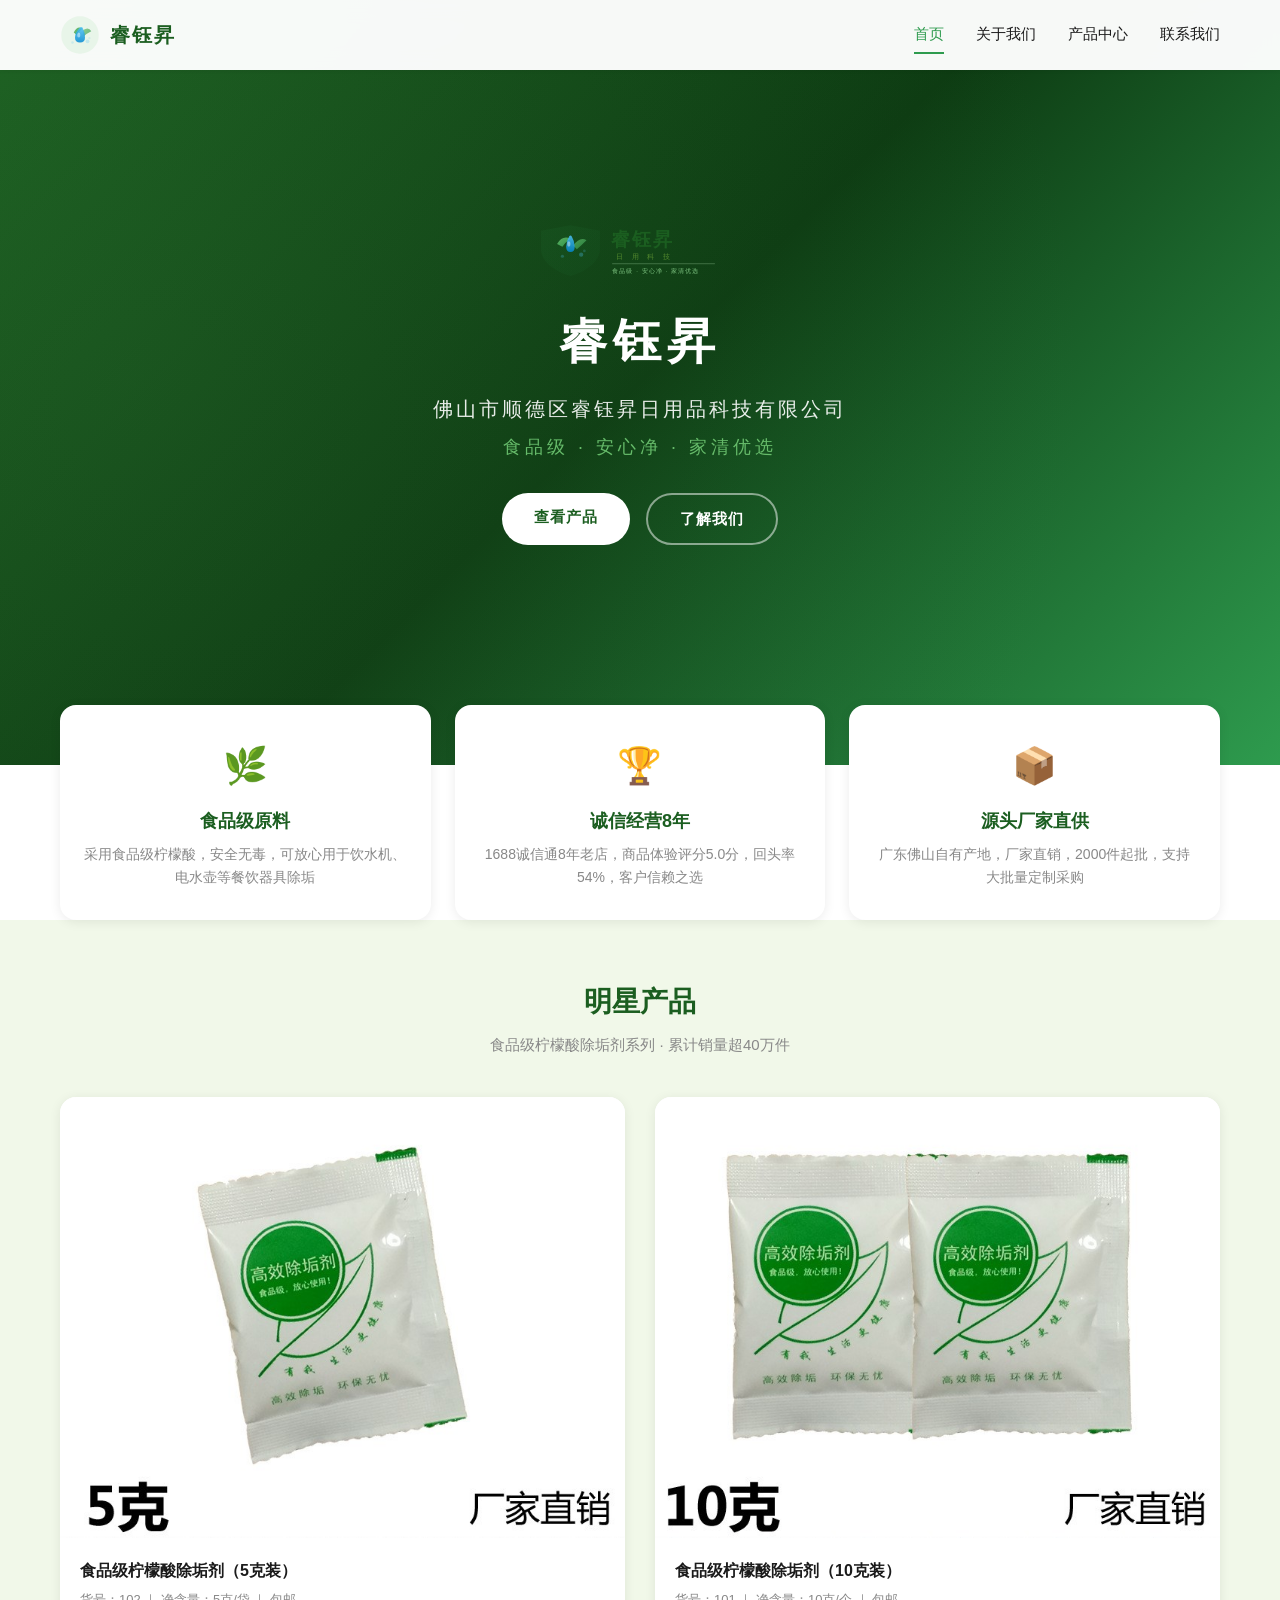
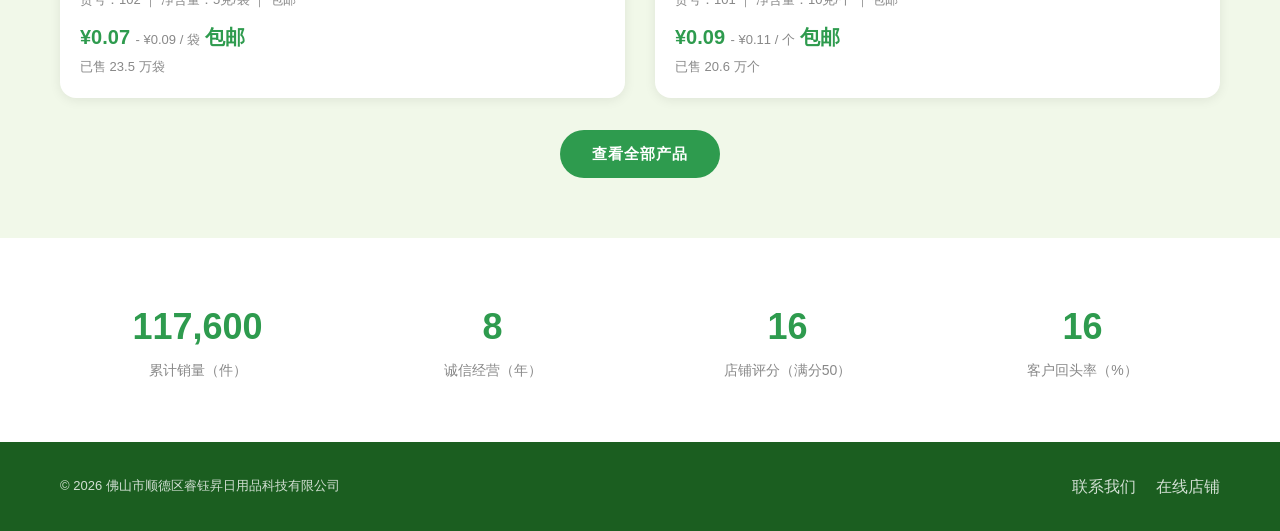
<file: index.html>
<!DOCTYPE html>
<html lang="zh-CN">
<head>
  <meta charset="UTF-8">
  <meta name="viewport" content="width=device-width, initial-scale=1.0">
  <title>睿钰昇 - 食品级家清品牌 | 佛山市顺德区睿钰昇日用品科技有限公司</title>
  <meta name="description" content="睿钰昇日用品科技，专注食品级柠檬酸除垢剂，年销40万+件，个护家清国货品牌。">
  <link rel="icon" href="images/logo-icon.svg" type="image/svg+xml">
  <link rel="stylesheet" href="css/style.css">
</head>
<body>

  <!-- ===== 导航栏 ===== -->
  <header class="header">
    <div class="container">
      <a href="index.html" class="logo">
        <img src="images/logo-icon.svg" alt="睿钰昇">
        <span class="logo-text">睿钰昇</span>
      </a>
      <button class="nav-toggle" aria-label="菜单">
        <span></span><span></span><span></span>
      </button>
      <nav class="nav">
        <a href="index.html">首页</a>
        <a href="about.html">关于我们</a>
        <a href="products.html">产品中心</a>
        <a href="contact.html">联系我们</a>
      </nav>
    </div>
  </header>

  <!-- ===== Hero ===== -->
  <section class="hero">
    <div class="container">
      <div class="hero-logo">
        <img src="images/logo.svg" alt="睿钰昇">
      </div>
      <h1>睿钰昇</h1>
      <p class="subtitle">佛山市顺德区睿钰昇日用品科技有限公司</p>
      <p class="slogan">食品级 · 安心净 · 家清优选</p>
      <div class="btn-group">
        <a href="products.html" class="btn btn-primary">查看产品</a>
        <a href="about.html" class="btn btn-outline">了解我们</a>
      </div>
    </div>
  </section>

  <!-- ===== 特色卡片 ===== -->
  <main class="main" style="padding-top:0">
    <div class="container">
      <div class="features">
        <div class="feature-card">
          <div class="icon">🌿</div>
          <h3>食品级原料</h3>
          <p>采用食品级柠檬酸，安全无毒，可放心用于饮水机、电水壶等餐饮器具除垢</p>
        </div>
        <div class="feature-card">
          <div class="icon">🏆</div>
          <h3>诚信经营8年</h3>
          <p>1688诚信通8年老店，商品体验评分5.0分，回头率54%，客户信赖之选</p>
        </div>
        <div class="feature-card">
          <div class="icon">📦</div>
          <h3>源头厂家直供</h3>
          <p>广东佛山自有产地，厂家直销，2000件起批，支持大批量定制采购</p>
        </div>
      </div>
    </div>

    <!-- ===== 明星产品 ===== -->
    <section class="page-section section-light">
      <div class="container">
        <div class="page-section-title">
          <h2>明星产品</h2>
          <p>食品级柠檬酸除垢剂系列 · 累计销量超40万件</p>
        </div>
        <div class="product-grid">
          <div class="product-card">
            <a href="products.html#product-5g">
              <div class="img-wrap">
                <img src="images/product01_main.jpg" alt="柠檬酸除垢剂5克装" loading="lazy">
              </div>
              <div class="info">
                <h3>食品级柠檬酸除垢剂（5克装）</h3>
                <p class="spec">货号：102 ｜ 净含量：5克/袋 ｜ 包邮</p>
                <p class="price">¥0.07 <small>- ¥0.09 / 袋</small> 包邮</p>
                <p class="sold">已售 23.5 万袋</p>
              </div>
            </a>
          </div>
          <div class="product-card">
            <a href="products.html#product-10g">
              <div class="img-wrap">
                <img src="images/product02_main.jpg" alt="柠檬酸除垢剂10克装" loading="lazy">
              </div>
              <div class="info">
                <h3>食品级柠檬酸除垢剂（10克装）</h3>
                <p class="spec">货号：101 ｜ 净含量：10克/个 ｜ 包邮</p>
                <p class="price">¥0.09 <small>- ¥0.11 / 个</small> 包邮</p>
                <p class="sold">已售 20.6 万个</p>
              </div>
            </a>
          </div>
        </div>
        <div style="text-align:center;margin-top:32px">
          <a href="products.html" class="btn btn-primary" style="background:var(--primary-light);color:white">查看全部产品</a>
        </div>
      </div>
    </section>

    <!-- ===== 数据统计 ===== -->
    <section class="page-section">
      <div class="container">
        <div class="stats">
          <div class="stat-item">
            <div class="num" data-target="441000">0</div>
            <p class="label">累计销量（件）</p>
          </div>
          <div class="stat-item">
            <div class="num" data-target="8">0</div>
            <p class="label">诚信经营（年）</p>
          </div>
          <div class="stat-item">
            <div class="num" data-target="50">0</div>
            <p class="label">店铺评分（满分50）</p>
          </div>
          <div class="stat-item">
            <div class="num" data-target="54">0</div>
            <p class="label">客户回头率（%）</p>
          </div>
        </div>
      </div>
    </section>
  </main>

  <!-- ===== 页脚 ===== -->
  <footer class="footer">
    <div class="container">
      <div class="copyright">&copy; 2026 佛山市顺德区睿钰昇日用品科技有限公司</div>
      <div class="footer-links">
        <a href="contact.html">联系我们</a>
        <a href="https://shop20922964w2h44.1688.com/page/index.htm" target="_blank" rel="noopener">在线店铺</a>
      </div>
    </div>
  </footer>

  <script src="js/main.js"></script>
</body>
</html>
</file>
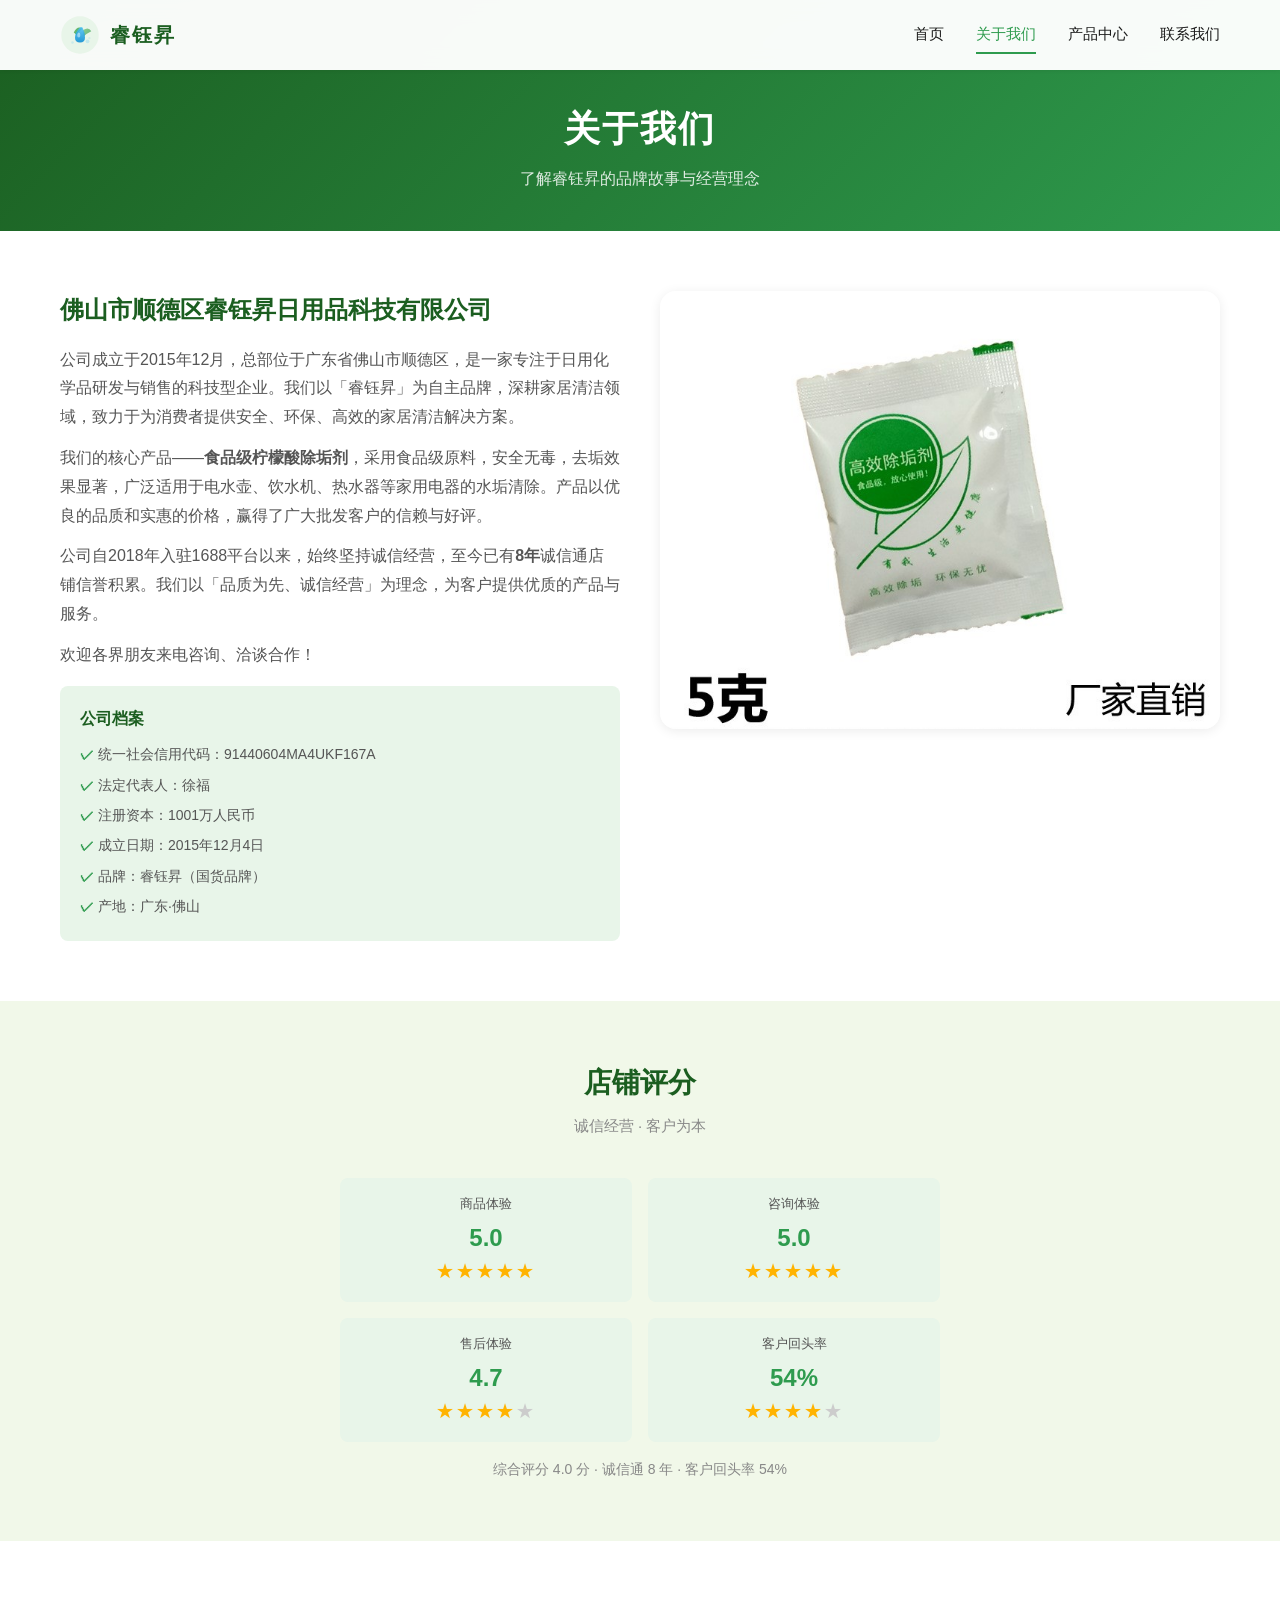
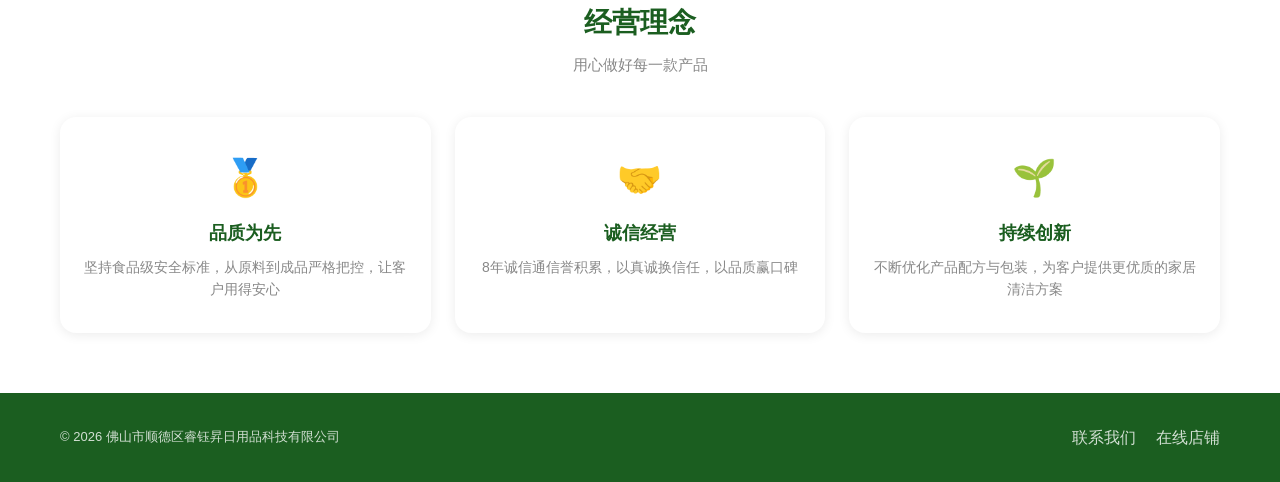
<file: about.html>
<!DOCTYPE html>
<html lang="zh-CN">
<head>
  <meta charset="UTF-8">
  <meta name="viewport" content="width=device-width, initial-scale=1.0">
  <title>关于我们 - 睿钰昇 | 佛山市顺德区睿钰昇日用品科技有限公司</title>
  <meta name="description" content="睿钰昇日用品科技，专注食品级柠檬酸除垢剂研发销售，诚信通8年老店，商品体验评分5.0。">
  <link rel="icon" href="images/logo-icon.svg" type="image/svg+xml">
  <link rel="stylesheet" href="css/style.css">
</head>
<body>

  <!-- ===== 导航栏 ===== -->
  <header class="header">
    <div class="container">
      <a href="index.html" class="logo">
        <img src="images/logo-icon.svg" alt="睿钰昇">
        <span class="logo-text">睿钰昇</span>
      </a>
      <button class="nav-toggle" aria-label="菜单">
        <span></span><span></span><span></span>
      </button>
      <nav class="nav">
        <a href="index.html">首页</a>
        <a href="about.html">关于我们</a>
        <a href="products.html">产品中心</a>
        <a href="contact.html">联系我们</a>
      </nav>
    </div>
  </header>

  <!-- ===== 页面横幅 ===== -->
  <section class="page-banner">
    <div class="container">
      <h1>关于我们</h1>
      <p>了解睿钰昇的品牌故事与经营理念</p>
    </div>
  </section>

  <!-- ===== 公司介绍 ===== -->
  <main class="main no-gap">
    <section class="page-section">
      <div class="container">
        <div class="about-content">
          <div class="about-text">
            <h2>佛山市顺德区睿钰昇日用品科技有限公司</h2>
            <p>公司成立于2015年12月，总部位于广东省佛山市顺德区，是一家专注于日用化学品研发与销售的科技型企业。我们以「睿钰昇」为自主品牌，深耕家居清洁领域，致力于为消费者提供安全、环保、高效的家居清洁解决方案。</p>
            <p>我们的核心产品——<strong>食品级柠檬酸除垢剂</strong>，采用食品级原料，安全无毒，去垢效果显著，广泛适用于电水壶、饮水机、热水器等家用电器的水垢清除。产品以优良的品质和实惠的价格，赢得了广大批发客户的信赖与好评。</p>
            <p>公司自2018年入驻1688平台以来，始终坚持诚信经营，至今已有<strong>8年</strong>诚信通店铺信誉积累。我们以「品质为先、诚信经营」为理念，为客户提供优质的产品与服务。</p>
            <p>欢迎各界朋友来电咨询、洽谈合作！</p>

            <div class="highlight">
              <h4>公司档案</h4>
              <ul>
                <li>统一社会信用代码：91440604MA4UKF167A</li>
                <li>法定代表人：徐福</li>
                <li>注册资本：1001万人民币</li>
                <li>成立日期：2015年12月4日</li>
                <li>品牌：睿钰昇（国货品牌）</li>
                <li>产地：广东·佛山</li>
              </ul>
            </div>
          </div>
          <div class="about-image">
            <img src="images/product01_main.jpg" alt="睿钰昇产品展示">
          </div>
        </div>
      </div>
    </section>

    <!-- ===== 店铺评分 ===== -->
    <section class="page-section section-light">
      <div class="container">
        <div class="page-section-title">
          <h2>店铺评分</h2>
          <p>诚信经营 · 客户为本</p>
        </div>
        <div style="max-width:600px;margin:0 auto">
          <div class="scores-grid">
            <div class="score-item">
              <p class="score-name">商品体验</p>
              <p class="score-value">5.0</p>
              <div class="stars">★★★★★</div>
            </div>
            <div class="score-item">
              <p class="score-name">咨询体验</p>
              <p class="score-value">5.0</p>
              <div class="stars">★★★★★</div>
            </div>
            <div class="score-item">
              <p class="score-name">售后体验</p>
              <p class="score-value">4.7</p>
              <div class="stars">★★★★<span style="color:#ccc">★</span></div>
            </div>
            <div class="score-item">
              <p class="score-name">客户回头率</p>
              <p class="score-value">54%</p>
              <div class="stars">★★★★<span style="color:#ccc">★</span></div>
            </div>
          </div>
          <p style="text-align:center;color:var(--text-light);margin-top:16px;font-size:14px">
            综合评分 4.0 分 · 诚信通 8 年 · 客户回头率 54%
          </p>
        </div>
      </div>
    </section>

    <!-- ===== 品牌理念 ===== -->
    <section class="page-section">
      <div class="container">
        <div class="page-section-title">
          <h2>经营理念</h2>
          <p>用心做好每一款产品</p>
        </div>
        <div class="features" style="margin-top:0">
          <div class="feature-card">
            <div class="icon">🥇</div>
            <h3>品质为先</h3>
            <p>坚持食品级安全标准，从原料到成品严格把控，让客户用得安心</p>
          </div>
          <div class="feature-card">
            <div class="icon">🤝</div>
            <h3>诚信经营</h3>
            <p>8年诚信通信誉积累，以真诚换信任，以品质赢口碑</p>
          </div>
          <div class="feature-card">
            <div class="icon">🌱</div>
            <h3>持续创新</h3>
            <p>不断优化产品配方与包装，为客户提供更优质的家居清洁方案</p>
          </div>
        </div>
      </div>
    </section>
  </main>

  <!-- ===== 页脚 ===== -->
  <footer class="footer">
    <div class="container">
      <div class="copyright">&copy; 2026 佛山市顺德区睿钰昇日用品科技有限公司</div>
      <div class="footer-links">
        <a href="contact.html">联系我们</a>
        <a href="https://shop20922964w2h44.1688.com/page/index.htm" target="_blank" rel="noopener">在线店铺</a>
      </div>
    </div>
  </footer>

  <script src="js/main.js"></script>
</body>
</html>
</file>
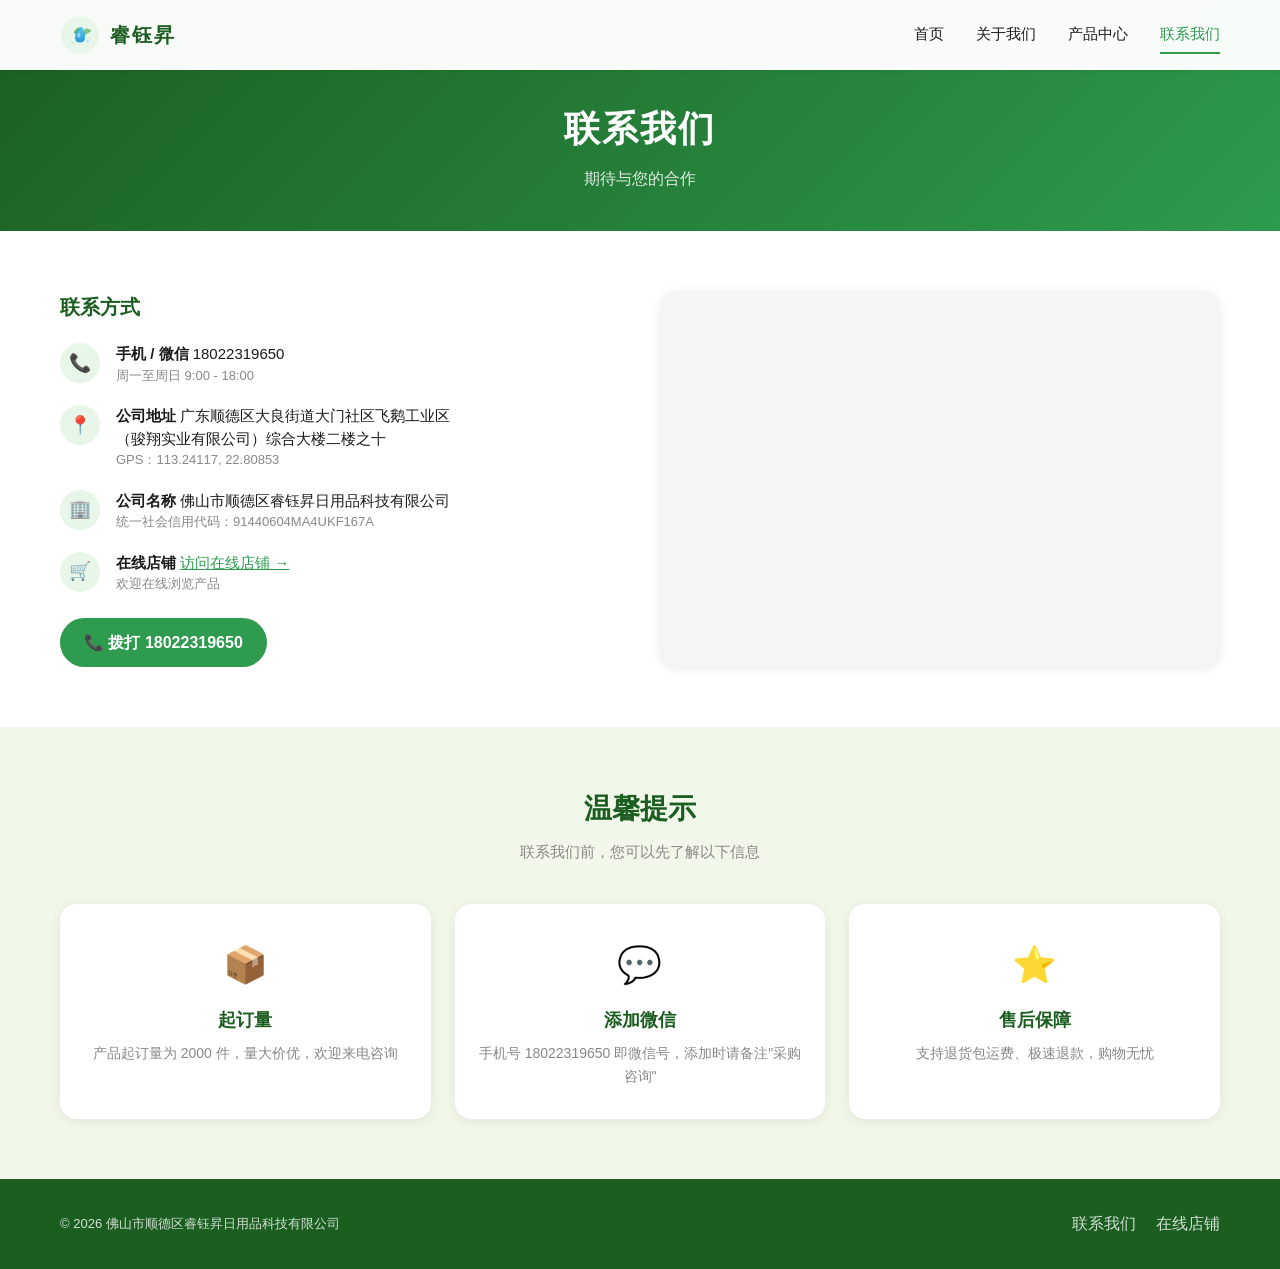
<file: contact.html>
<!DOCTYPE html>
<html lang="zh-CN">
<head>
  <meta charset="UTF-8">
  <meta name="viewport" content="width=device-width, initial-scale=1.0">
  <title>联系我们 - 睿钰昇 | 佛山市顺德区睿钰昇日用品科技有限公司</title>
  <meta name="description" content="联系睿钰昇日用品科技，电话18022319650，地址广东顺德大良。">
  <link rel="icon" href="images/logo-icon.svg" type="image/svg+xml">
  <link rel="stylesheet" href="css/style.css">
</head>
<body>

  <!-- ===== 导航栏 ===== -->
  <header class="header">
    <div class="container">
      <a href="index.html" class="logo">
        <img src="images/logo-icon.svg" alt="睿钰昇">
        <span class="logo-text">睿钰昇</span>
      </a>
      <button class="nav-toggle" aria-label="菜单">
        <span></span><span></span><span></span>
      </button>
      <nav class="nav">
        <a href="index.html">首页</a>
        <a href="about.html">关于我们</a>
        <a href="products.html">产品中心</a>
        <a href="contact.html">联系我们</a>
      </nav>
    </div>
  </header>

  <!-- ===== 页面横幅 ===== -->
  <section class="page-banner">
    <div class="container">
      <h1>联系我们</h1>
      <p>期待与您的合作</p>
    </div>
  </section>

  <main class="main no-gap">
    <section class="page-section">
      <div class="container">
        <div class="contact-grid">
          <div class="contact-info">
            <h3>联系方式</h3>

            <div class="contact-item">
              <div class="ci-icon">📞</div>
              <div class="ci-text">
                <strong>手机 / 微信</strong>
                18022319650
                <small>周一至周日 9:00 - 18:00</small>
              </div>
            </div>

            <div class="contact-item">
              <div class="ci-icon">📍</div>
              <div class="ci-text">
                <strong>公司地址</strong>
                广东顺德区大良街道大门社区飞鹅工业区<br>
                （骏翔实业有限公司）综合大楼二楼之十
                <small>GPS：113.24117, 22.80853</small>
              </div>
            </div>

            <div class="contact-item">
              <div class="ci-icon">🏢</div>
              <div class="ci-text">
                <strong>公司名称</strong>
                佛山市顺德区睿钰昇日用品科技有限公司
                <small>统一社会信用代码：91440604MA4UKF167A</small>
              </div>
            </div>

            <div class="contact-item">
              <div class="ci-icon">🛒</div>
              <div class="ci-text">
                <strong>在线店铺</strong>
                <a href="https://shop20922964w2h44.1688.com/page/index.htm" target="_blank" rel="noopener" style="color:var(--primary-light);text-decoration:underline">
                  访问在线店铺 →
                </a>
                <small>欢迎在线浏览产品</small>
              </div>
            </div>

            <div style="margin-top:24px">
              <a href="tel:18022319650" class="btn-whatsapp">
                📞 拨打 18022319650
              </a>
            </div>
          </div>

          <div class="contact-map">
            <iframe
              src="https://uri.amap.com/marker?position=113.24117,22.80853&name=睿钰昇日用品科技&src=website&coordinate=gaode"
              title="公司位置地图"
              allowfullscreen>
            </iframe>
          </div>
        </div>
      </div>
    </section>

    <!-- ===== 温馨提示 ===== -->
    <section class="page-section section-light">
      <div class="container">
        <div class="page-section-title">
          <h2>温馨提示</h2>
          <p>联系我们前，您可以先了解以下信息</p>
        </div>
        <div class="features" style="margin-top:0">
          <div class="feature-card">
            <div class="icon">📦</div>
            <h3>起订量</h3>
            <p>产品起订量为 2000 件，量大价优，欢迎来电咨询</p>
          </div>
          <div class="feature-card">
            <div class="icon">💬</div>
            <h3>添加微信</h3>
            <p>手机号 18022319650 即微信号，添加时请备注"采购咨询"</p>
          </div>
          <div class="feature-card">
            <div class="icon">⭐</div>
            <h3>售后保障</h3>
            <p>支持退货包运费、极速退款，购物无忧</p>
          </div>
        </div>
      </div>
    </section>
  </main>

  <!-- ===== 页脚 ===== -->
  <footer class="footer">
    <div class="container">
      <div class="copyright">&copy; 2026 佛山市顺德区睿钰昇日用品科技有限公司</div>
      <div class="footer-links">
        <a href="contact.html">联系我们</a>
        <a href="https://shop20922964w2h44.1688.com/page/index.htm" target="_blank" rel="noopener">在线店铺</a>
      </div>
    </div>
  </footer>

  <script src="js/main.js"></script>
</body>
</html>
</file>
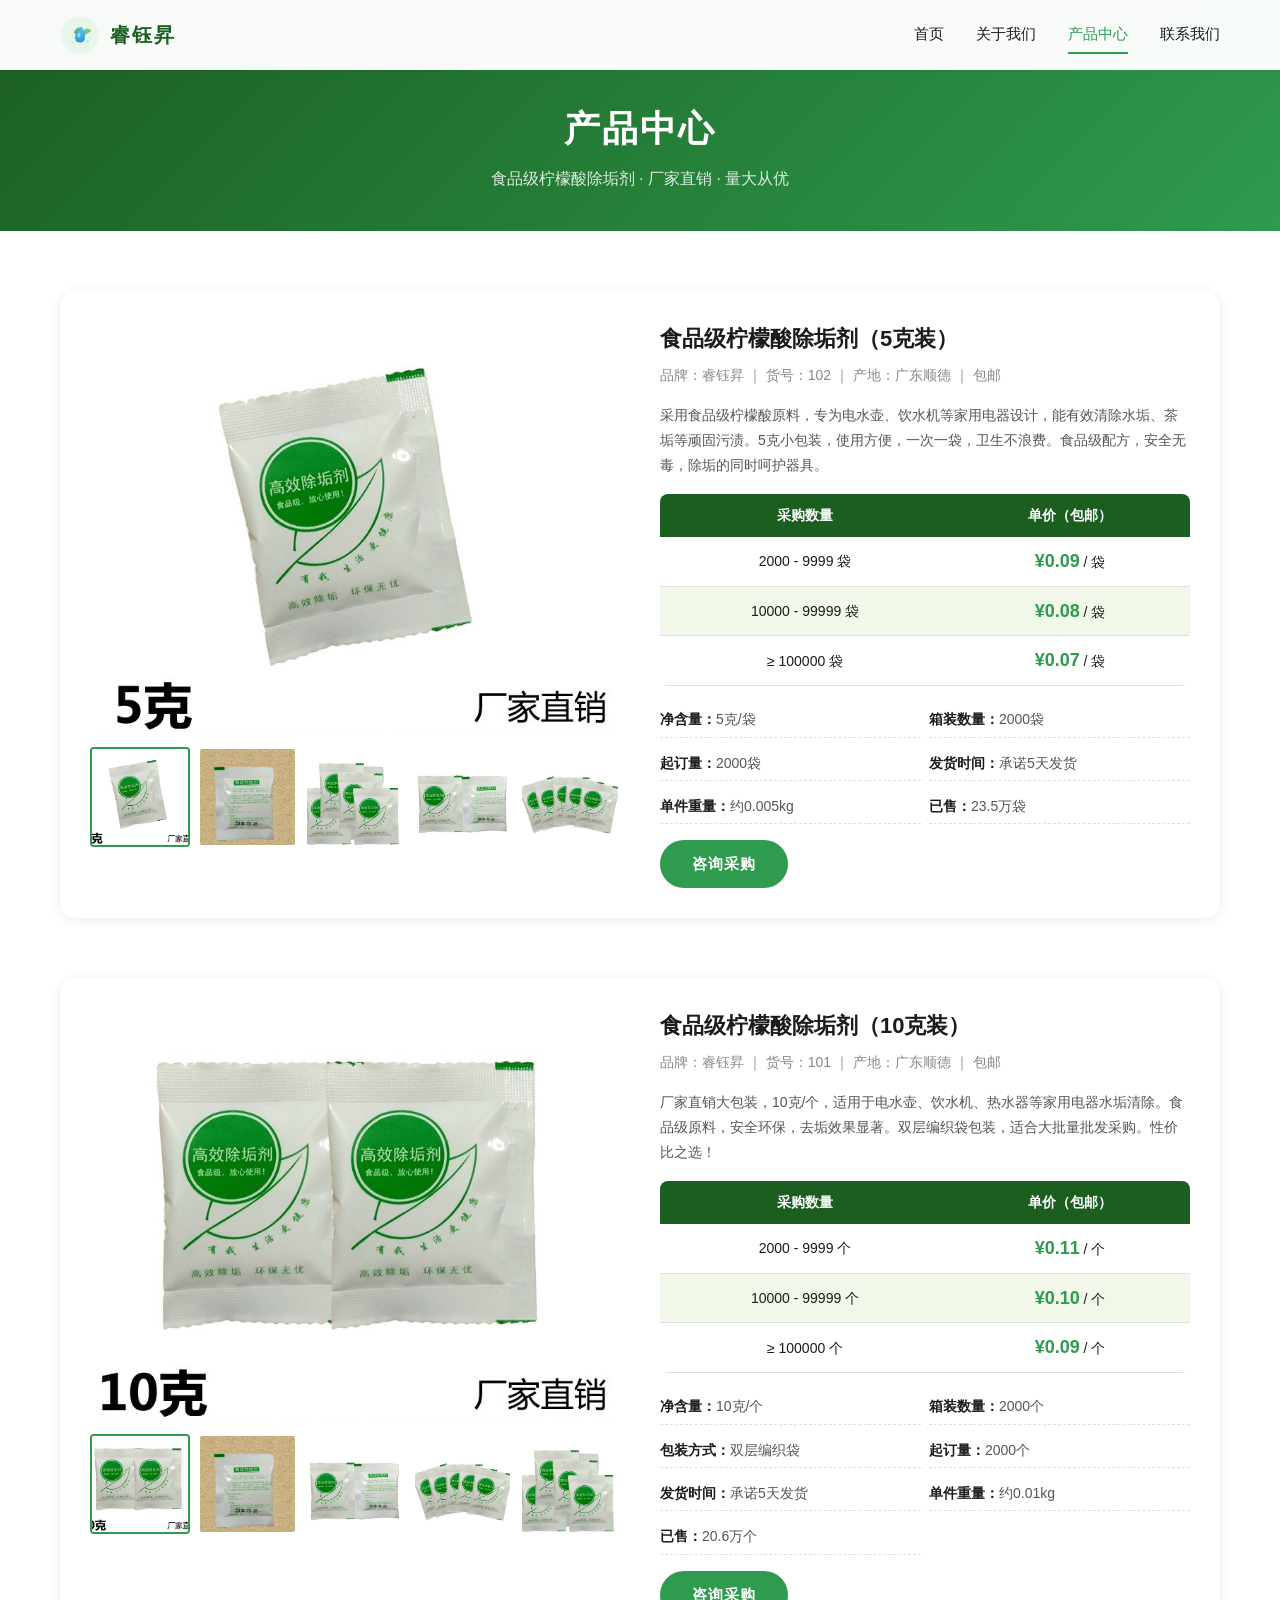
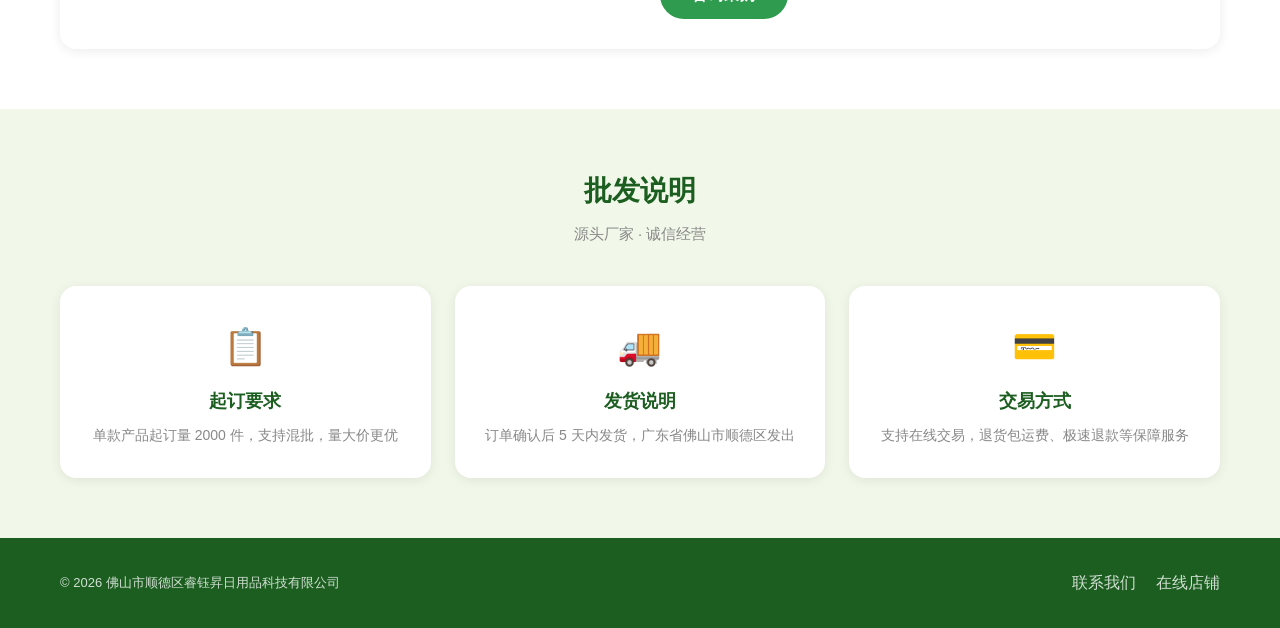
<file: products.html>
<!DOCTYPE html>
<html lang="zh-CN">
<head>
  <meta charset="UTF-8">
  <meta name="viewport" content="width=device-width, initial-scale=1.0">
  <title>产品中心 - 睿钰昇 | 食品级柠檬酸除垢剂</title>
  <meta name="description" content="睿钰昇食品级柠檬酸除垢剂，5克装/10克装，电水壶饮水机除垢，厂家批发直销。">
  <link rel="icon" href="images/logo-icon.svg" type="image/svg+xml">
  <link rel="stylesheet" href="css/style.css">
</head>
<body>

  <!-- ===== 导航栏 ===== -->
  <header class="header">
    <div class="container">
      <a href="index.html" class="logo">
        <img src="images/logo-icon.svg" alt="睿钰昇">
        <span class="logo-text">睿钰昇</span>
      </a>
      <button class="nav-toggle" aria-label="菜单">
        <span></span><span></span><span></span>
      </button>
      <nav class="nav">
        <a href="index.html">首页</a>
        <a href="about.html">关于我们</a>
        <a href="products.html">产品中心</a>
        <a href="contact.html">联系我们</a>
      </nav>
    </div>
  </header>

  <!-- ===== 页面横幅 ===== -->
  <section class="page-banner">
    <div class="container">
      <h1>产品中心</h1>
      <p>食品级柠檬酸除垢剂 · 厂家直销 · 量大从优</p>
    </div>
  </section>

  <main class="main no-gap">
    <section class="page-section">

      <!-- ===== 产品1：5克装 ===== -->
      <div class="container">
        <div class="product-detail" id="product-5g">
          <div class="product-gallery">
            <img class="main-img" src="images/product01_main.jpg" alt="睿钰昇柠檬酸除垢剂5克装">
            <div class="thumb-list">
              <img src="images/product01_main.jpg" alt="主图" class="active">
              <img src="images/product01_02.jpg" alt="产品图2">
              <img src="images/product01_03.jpg" alt="产品图3">
              <img src="images/product01_04.jpg" alt="产品图4">
              <img src="images/product01_05.jpg" alt="产品图5">
            </div>
          </div>
          <div class="product-info-detail">
            <h2>食品级柠檬酸除垢剂（5克装）</h2>
            <p class="meta">品牌：睿钰昇 ｜ 货号：102 ｜ 产地：广东顺德 ｜ 包邮</p>

            <p style="color:var(--text-gray);font-size:14px;line-height:1.8">
              采用食品级柠檬酸原料，专为电水壶、饮水机等家用电器设计，能有效清除水垢、茶垢等顽固污渍。5克小包装，使用方便，一次一袋，卫生不浪费。食品级配方，安全无毒，除垢的同时呵护器具。
            </p>

            <div class="price-table-wrapper">
            <table class="price-table">
              <thead>
                <tr><th>采购数量</th><th>单价（包邮）</th></tr>
              </thead>
              <tbody>
                <tr><td>2000 - 9999 袋</td><td><span class="price-num">¥0.09</span> / 袋</td></tr>
                <tr><td>10000 - 99999 袋</td><td><span class="price-num">¥0.08</span> / 袋</td></tr>
                <tr><td>≥ 100000 袋</td><td><span class="price-num">¥0.07</span> / 袋</td></tr>
              </tbody>
            </table>
            </div>

            <ul class="product-params">
              <li><strong>净含量：</strong>5克/袋</li>
              <li><strong>箱装数量：</strong>2000袋</li>
              <li><strong>起订量：</strong>2000袋</li>
              <li><strong>发货时间：</strong>承诺5天发货</li>
              <li><strong>单件重量：</strong>约0.005kg</li>
              <li><strong>已售：</strong>23.5万袋</li>
            </ul>

            <a href="contact.html" class="btn btn-primary" style="background:var(--primary-light);color:white">咨询采购</a>
          </div>
        </div>

        <!-- ===== 产品2：10克装 ===== -->
        <div class="product-detail" id="product-10g">
          <div class="product-gallery">
            <img class="main-img" src="images/product02_main.jpg" alt="睿钰昇柠檬酸除垢剂10克装">
            <div class="thumb-list">
              <img src="images/product02_main.jpg" alt="主图" class="active">
              <img src="images/product02_02.jpg" alt="产品图2">
              <img src="images/product02_03.jpg" alt="产品图3">
              <img src="images/product02_04.jpg" alt="产品图4">
              <img src="images/product02_05.jpg" alt="产品图5">
            </div>
          </div>
          <div class="product-info-detail">
            <h2>食品级柠檬酸除垢剂（10克装）</h2>
            <p class="meta">品牌：睿钰昇 ｜ 货号：101 ｜ 产地：广东顺德 ｜ 包邮</p>

            <p style="color:var(--text-gray);font-size:14px;line-height:1.8">
              厂家直销大包装，10克/个，适用于电水壶、饮水机、热水器等家用电器水垢清除。食品级原料，安全环保，去垢效果显著。双层编织袋包装，适合大批量批发采购。性价比之选！
            </p>

            <div class="price-table-wrapper">
            <table class="price-table">
              <thead>
                <tr><th>采购数量</th><th>单价（包邮）</th></tr>
              </thead>
              <tbody>
                <tr><td>2000 - 9999 个</td><td><span class="price-num">¥0.11</span> / 个</td></tr>
                <tr><td>10000 - 99999 个</td><td><span class="price-num">¥0.10</span> / 个</td></tr>
                <tr><td>≥ 100000 个</td><td><span class="price-num">¥0.09</span> / 个</td></tr>
              </tbody>
            </table>
            </div>

            <ul class="product-params">
              <li><strong>净含量：</strong>10克/个</li>
              <li><strong>箱装数量：</strong>2000个</li>
              <li><strong>包装方式：</strong>双层编织袋</li>
              <li><strong>起订量：</strong>2000个</li>
              <li><strong>发货时间：</strong>承诺5天发货</li>
              <li><strong>单件重量：</strong>约0.01kg</li>
              <li><strong>已售：</strong>20.6万个</li>
            </ul>

            <a href="contact.html" class="btn btn-primary" style="background:var(--primary-light);color:white">咨询采购</a>
          </div>
        </div>
      </div>
    </section>

    <!-- ===== 批发说明 ===== -->
    <section class="page-section section-light">
      <div class="container">
        <div class="page-section-title">
          <h2>批发说明</h2>
          <p>源头厂家 · 诚信经营</p>
        </div>
        <div class="features" style="margin-top:0">
          <div class="feature-card">
            <div class="icon">📋</div>
            <h3>起订要求</h3>
            <p>单款产品起订量 2000 件，支持混批，量大价更优</p>
          </div>
          <div class="feature-card">
            <div class="icon">🚚</div>
            <h3>发货说明</h3>
            <p>订单确认后 5 天内发货，广东省佛山市顺德区发出</p>
          </div>
          <div class="feature-card">
            <div class="icon">💳</div>
            <h3>交易方式</h3>
            <p>支持在线交易，退货包运费、极速退款等保障服务</p>
          </div>
        </div>
      </div>
    </section>
  </main>

  <!-- ===== 页脚 ===== -->
  <footer class="footer">
    <div class="container">
      <div class="copyright">&copy; 2026 佛山市顺德区睿钰昇日用品科技有限公司</div>
      <div class="footer-links">
        <a href="contact.html">联系我们</a>
        <a href="https://shop20922964w2h44.1688.com/page/index.htm" target="_blank" rel="noopener">在线店铺</a>
      </div>
    </div>
  </footer>

  <script src="js/main.js"></script>
</body>
</html>
</file>
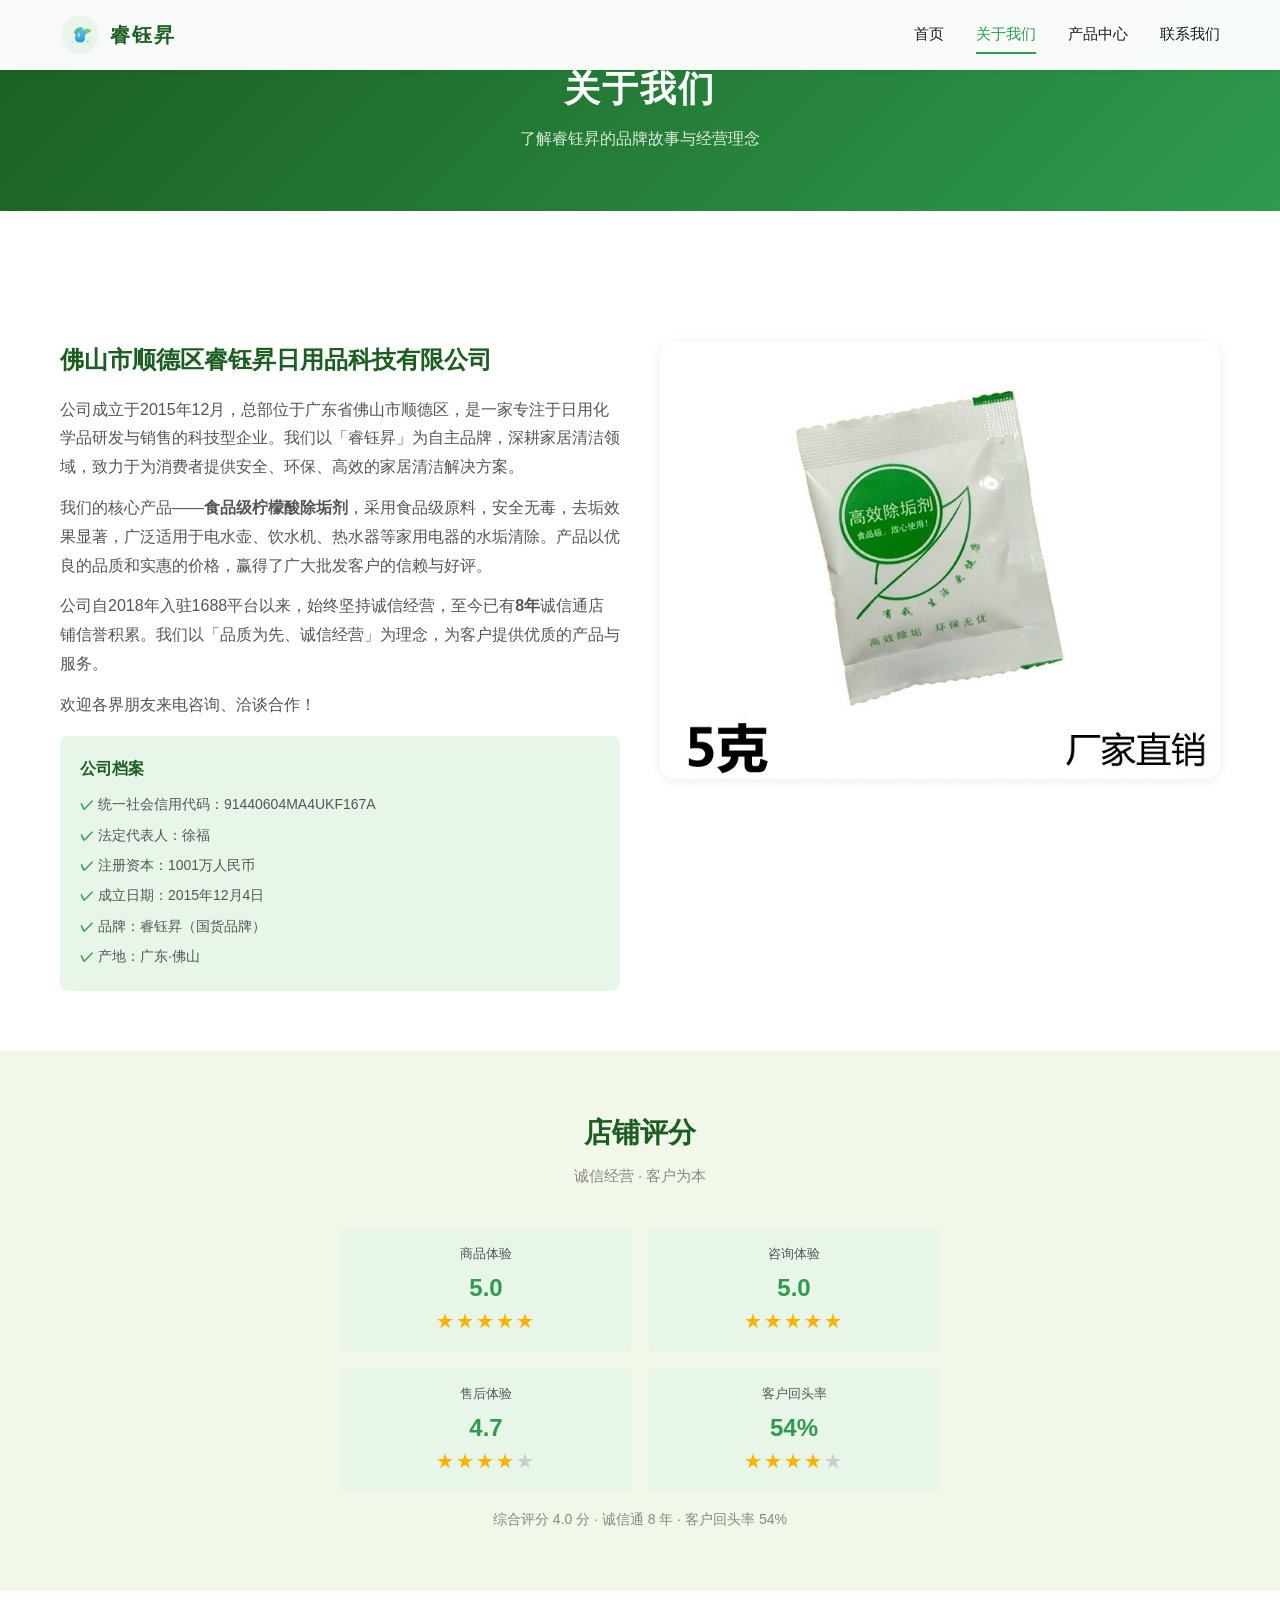
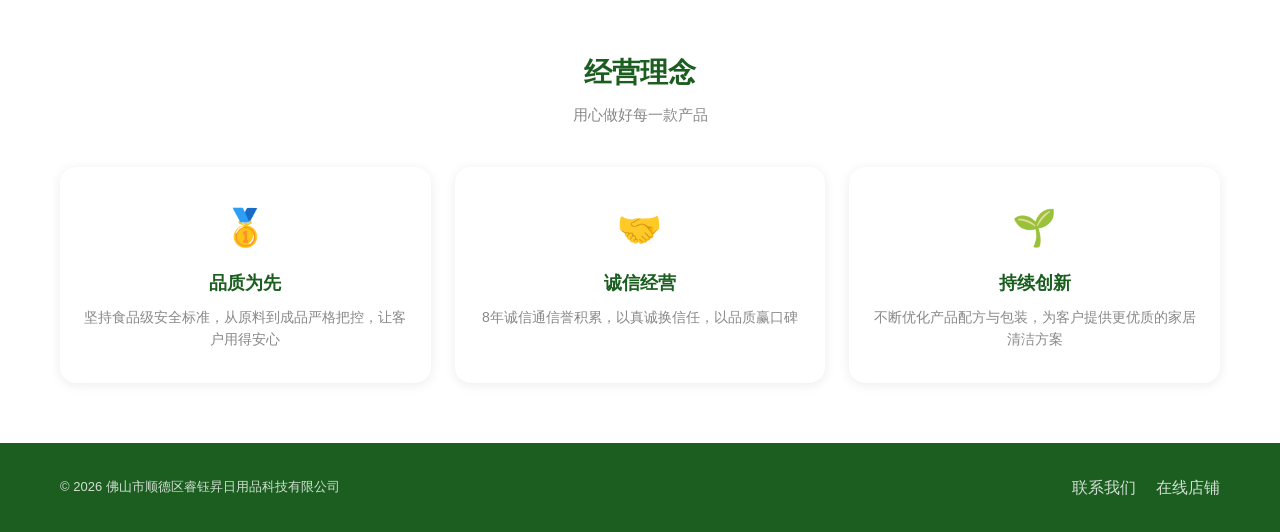
<file: website/about.html>
<!DOCTYPE html>
<html lang="zh-CN">
<head>
  <meta charset="UTF-8">
  <meta name="viewport" content="width=device-width, initial-scale=1.0">
  <title>关于我们 - 睿钰昇 | 佛山市顺德区睿钰昇日用品科技有限公司</title>
  <meta name="description" content="睿钰昇日用品科技，专注食品级柠檬酸除垢剂研发销售，诚信通8年老店，商品体验评分5.0。">
  <link rel="icon" href="images/logo-icon.svg" type="image/svg+xml">
  <link rel="stylesheet" href="css/style.css">
</head>
<body>

  <!-- ===== 导航栏 ===== -->
  <header class="header">
    <div class="container">
      <a href="index.html" class="logo">
        <img src="images/logo-icon.svg" alt="睿钰昇">
        <span class="logo-text">睿钰昇</span>
      </a>
      <button class="nav-toggle" aria-label="菜单">
        <span></span><span></span><span></span>
      </button>
      <nav class="nav">
        <a href="index.html">首页</a>
        <a href="about.html">关于我们</a>
        <a href="products.html">产品中心</a>
        <a href="contact.html">联系我们</a>
      </nav>
    </div>
  </header>

  <!-- ===== 页面横幅 ===== -->
  <section class="page-banner">
    <div class="container">
      <h1>关于我们</h1>
      <p>了解睿钰昇的品牌故事与经营理念</p>
    </div>
  </section>

  <!-- ===== 公司介绍 ===== -->
  <main class="main">
    <section class="page-section">
      <div class="container">
        <div class="about-content">
          <div class="about-text">
            <h2>佛山市顺德区睿钰昇日用品科技有限公司</h2>
            <p>公司成立于2015年12月，总部位于广东省佛山市顺德区，是一家专注于日用化学品研发与销售的科技型企业。我们以「睿钰昇」为自主品牌，深耕家居清洁领域，致力于为消费者提供安全、环保、高效的家居清洁解决方案。</p>
            <p>我们的核心产品——<strong>食品级柠檬酸除垢剂</strong>，采用食品级原料，安全无毒，去垢效果显著，广泛适用于电水壶、饮水机、热水器等家用电器的水垢清除。产品以优良的品质和实惠的价格，赢得了广大批发客户的信赖与好评。</p>
            <p>公司自2018年入驻1688平台以来，始终坚持诚信经营，至今已有<strong>8年</strong>诚信通店铺信誉积累。我们以「品质为先、诚信经营」为理念，为客户提供优质的产品与服务。</p>
            <p>欢迎各界朋友来电咨询、洽谈合作！</p>

            <div class="highlight">
              <h4>公司档案</h4>
              <ul>
                <li>统一社会信用代码：91440604MA4UKF167A</li>
                <li>法定代表人：徐福</li>
                <li>注册资本：1001万人民币</li>
                <li>成立日期：2015年12月4日</li>
                <li>品牌：睿钰昇（国货品牌）</li>
                <li>产地：广东·佛山</li>
              </ul>
            </div>
          </div>
          <div class="about-image">
            <img src="images/product01_main.jpg" alt="睿钰昇产品展示">
          </div>
        </div>
      </div>
    </section>

    <!-- ===== 店铺评分 ===== -->
    <section class="page-section section-light">
      <div class="container">
        <div class="page-section-title">
          <h2>店铺评分</h2>
          <p>诚信经营 · 客户为本</p>
        </div>
        <div style="max-width:600px;margin:0 auto">
          <div class="scores-grid">
            <div class="score-item">
              <p class="score-name">商品体验</p>
              <p class="score-value">5.0</p>
              <div class="stars">★★★★★</div>
            </div>
            <div class="score-item">
              <p class="score-name">咨询体验</p>
              <p class="score-value">5.0</p>
              <div class="stars">★★★★★</div>
            </div>
            <div class="score-item">
              <p class="score-name">售后体验</p>
              <p class="score-value">4.7</p>
              <div class="stars">★★★★<span style="color:#ccc">★</span></div>
            </div>
            <div class="score-item">
              <p class="score-name">客户回头率</p>
              <p class="score-value">54%</p>
              <div class="stars">★★★★<span style="color:#ccc">★</span></div>
            </div>
          </div>
          <p style="text-align:center;color:var(--text-light);margin-top:16px;font-size:14px">
            综合评分 4.0 分 · 诚信通 8 年 · 客户回头率 54%
          </p>
        </div>
      </div>
    </section>

    <!-- ===== 品牌理念 ===== -->
    <section class="page-section">
      <div class="container">
        <div class="page-section-title">
          <h2>经营理念</h2>
          <p>用心做好每一款产品</p>
        </div>
        <div class="features" style="margin-top:0">
          <div class="feature-card">
            <div class="icon">🥇</div>
            <h3>品质为先</h3>
            <p>坚持食品级安全标准，从原料到成品严格把控，让客户用得安心</p>
          </div>
          <div class="feature-card">
            <div class="icon">🤝</div>
            <h3>诚信经营</h3>
            <p>8年诚信通信誉积累，以真诚换信任，以品质赢口碑</p>
          </div>
          <div class="feature-card">
            <div class="icon">🌱</div>
            <h3>持续创新</h3>
            <p>不断优化产品配方与包装，为客户提供更优质的家居清洁方案</p>
          </div>
        </div>
      </div>
    </section>
  </main>

  <!-- ===== 页脚 ===== -->
  <footer class="footer">
    <div class="container">
      <div class="copyright">&copy; 2026 佛山市顺德区睿钰昇日用品科技有限公司</div>
      <div class="footer-links">
        <a href="contact.html">联系我们</a>
        <a href="https://shop20922964w2h44.1688.com/page/index.htm" target="_blank" rel="noopener">在线店铺</a>
      </div>
    </div>
  </footer>

  <script src="js/main.js"></script>
</body>
</html>
</file>
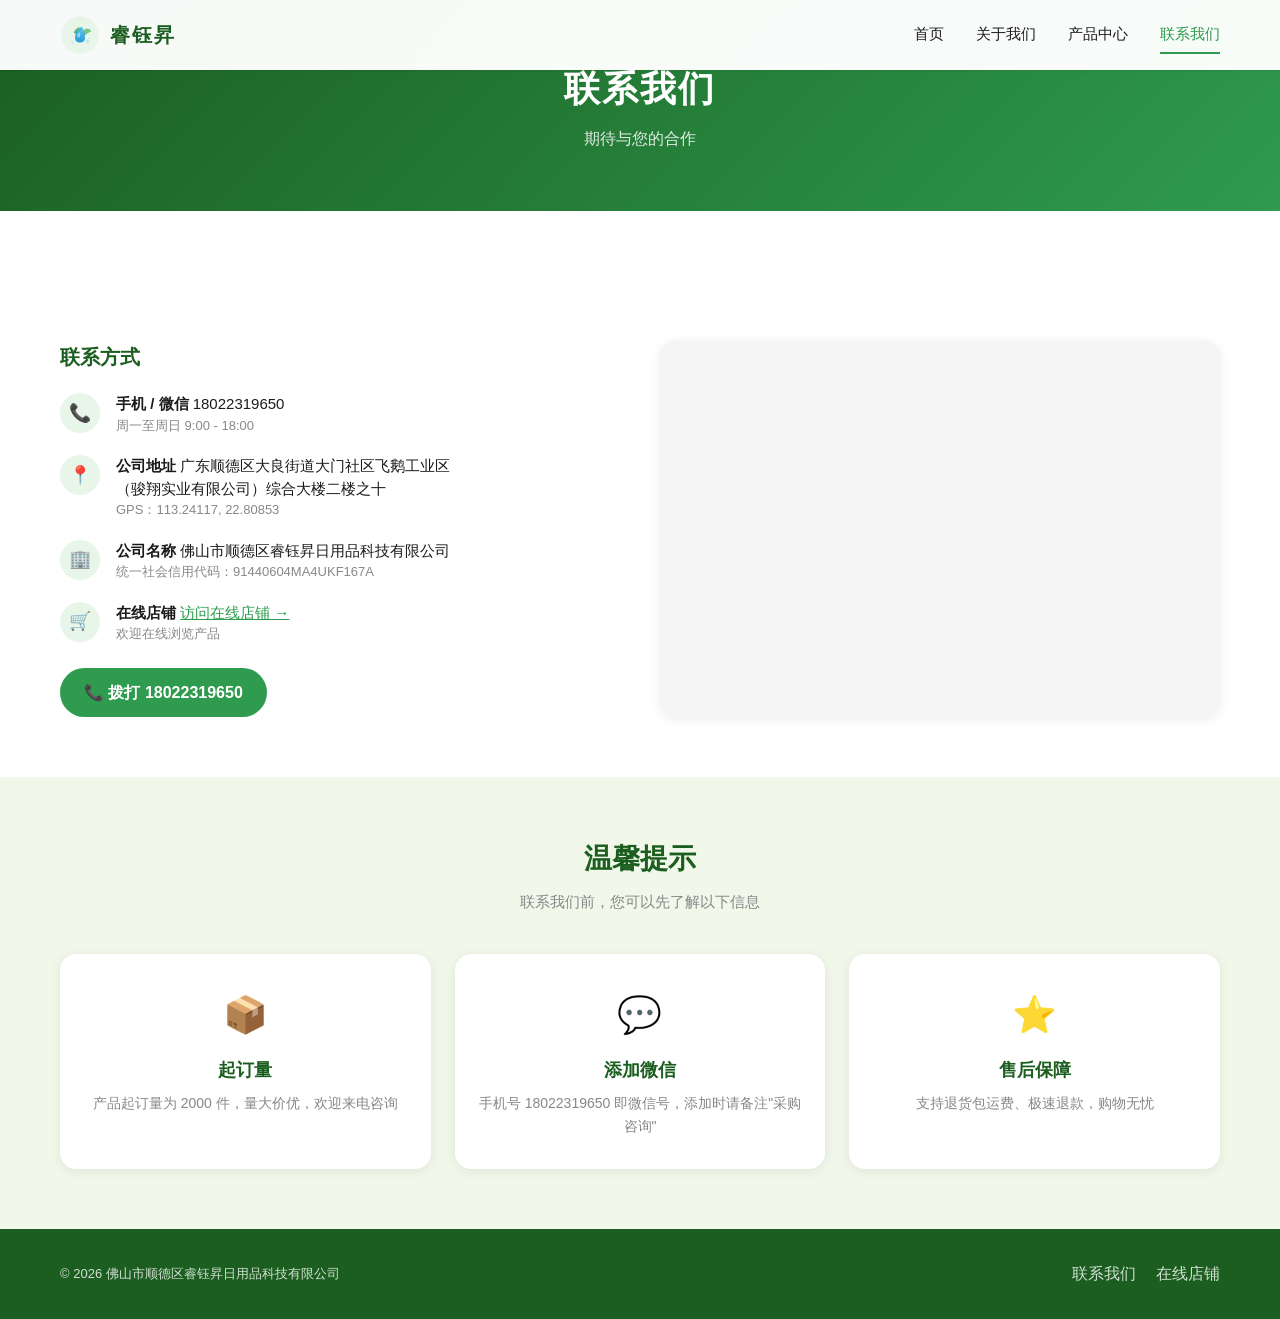
<file: website/contact.html>
<!DOCTYPE html>
<html lang="zh-CN">
<head>
  <meta charset="UTF-8">
  <meta name="viewport" content="width=device-width, initial-scale=1.0">
  <title>联系我们 - 睿钰昇 | 佛山市顺德区睿钰昇日用品科技有限公司</title>
  <meta name="description" content="联系睿钰昇日用品科技，电话18022319650，地址广东顺德大良。">
  <link rel="icon" href="images/logo-icon.svg" type="image/svg+xml">
  <link rel="stylesheet" href="css/style.css">
</head>
<body>

  <!-- ===== 导航栏 ===== -->
  <header class="header">
    <div class="container">
      <a href="index.html" class="logo">
        <img src="images/logo-icon.svg" alt="睿钰昇">
        <span class="logo-text">睿钰昇</span>
      </a>
      <button class="nav-toggle" aria-label="菜单">
        <span></span><span></span><span></span>
      </button>
      <nav class="nav">
        <a href="index.html">首页</a>
        <a href="about.html">关于我们</a>
        <a href="products.html">产品中心</a>
        <a href="contact.html">联系我们</a>
      </nav>
    </div>
  </header>

  <!-- ===== 页面横幅 ===== -->
  <section class="page-banner">
    <div class="container">
      <h1>联系我们</h1>
      <p>期待与您的合作</p>
    </div>
  </section>

  <main class="main">
    <section class="page-section">
      <div class="container">
        <div class="contact-grid">
          <div class="contact-info">
            <h3>联系方式</h3>

            <div class="contact-item">
              <div class="ci-icon">📞</div>
              <div class="ci-text">
                <strong>手机 / 微信</strong>
                18022319650
                <small>周一至周日 9:00 - 18:00</small>
              </div>
            </div>

            <div class="contact-item">
              <div class="ci-icon">📍</div>
              <div class="ci-text">
                <strong>公司地址</strong>
                广东顺德区大良街道大门社区飞鹅工业区<br>
                （骏翔实业有限公司）综合大楼二楼之十
                <small>GPS：113.24117, 22.80853</small>
              </div>
            </div>

            <div class="contact-item">
              <div class="ci-icon">🏢</div>
              <div class="ci-text">
                <strong>公司名称</strong>
                佛山市顺德区睿钰昇日用品科技有限公司
                <small>统一社会信用代码：91440604MA4UKF167A</small>
              </div>
            </div>

            <div class="contact-item">
              <div class="ci-icon">🛒</div>
              <div class="ci-text">
                <strong>在线店铺</strong>
                <a href="https://shop20922964w2h44.1688.com/page/index.htm" target="_blank" rel="noopener" style="color:var(--primary-light);text-decoration:underline">
                  访问在线店铺 →
                </a>
                <small>欢迎在线浏览产品</small>
              </div>
            </div>

            <div style="margin-top:24px">
              <a href="tel:18022319650" class="btn-whatsapp">
                📞 拨打 18022319650
              </a>
            </div>
          </div>

          <div class="contact-map">
            <iframe
              src="https://uri.amap.com/marker?position=113.24117,22.80853&name=睿钰昇日用品科技&src=website&coordinate=gaode"
              title="公司位置地图"
              allowfullscreen>
            </iframe>
          </div>
        </div>
      </div>
    </section>

    <!-- ===== 温馨提示 ===== -->
    <section class="page-section section-light">
      <div class="container">
        <div class="page-section-title">
          <h2>温馨提示</h2>
          <p>联系我们前，您可以先了解以下信息</p>
        </div>
        <div class="features" style="margin-top:0">
          <div class="feature-card">
            <div class="icon">📦</div>
            <h3>起订量</h3>
            <p>产品起订量为 2000 件，量大价优，欢迎来电咨询</p>
          </div>
          <div class="feature-card">
            <div class="icon">💬</div>
            <h3>添加微信</h3>
            <p>手机号 18022319650 即微信号，添加时请备注"采购咨询"</p>
          </div>
          <div class="feature-card">
            <div class="icon">⭐</div>
            <h3>售后保障</h3>
            <p>支持退货包运费、极速退款，购物无忧</p>
          </div>
        </div>
      </div>
    </section>
  </main>

  <!-- ===== 页脚 ===== -->
  <footer class="footer">
    <div class="container">
      <div class="copyright">&copy; 2026 佛山市顺德区睿钰昇日用品科技有限公司</div>
      <div class="footer-links">
        <a href="contact.html">联系我们</a>
        <a href="https://shop20922964w2h44.1688.com/page/index.htm" target="_blank" rel="noopener">在线店铺</a>
      </div>
    </div>
  </footer>

  <script src="js/main.js"></script>
</body>
</html>
</file>
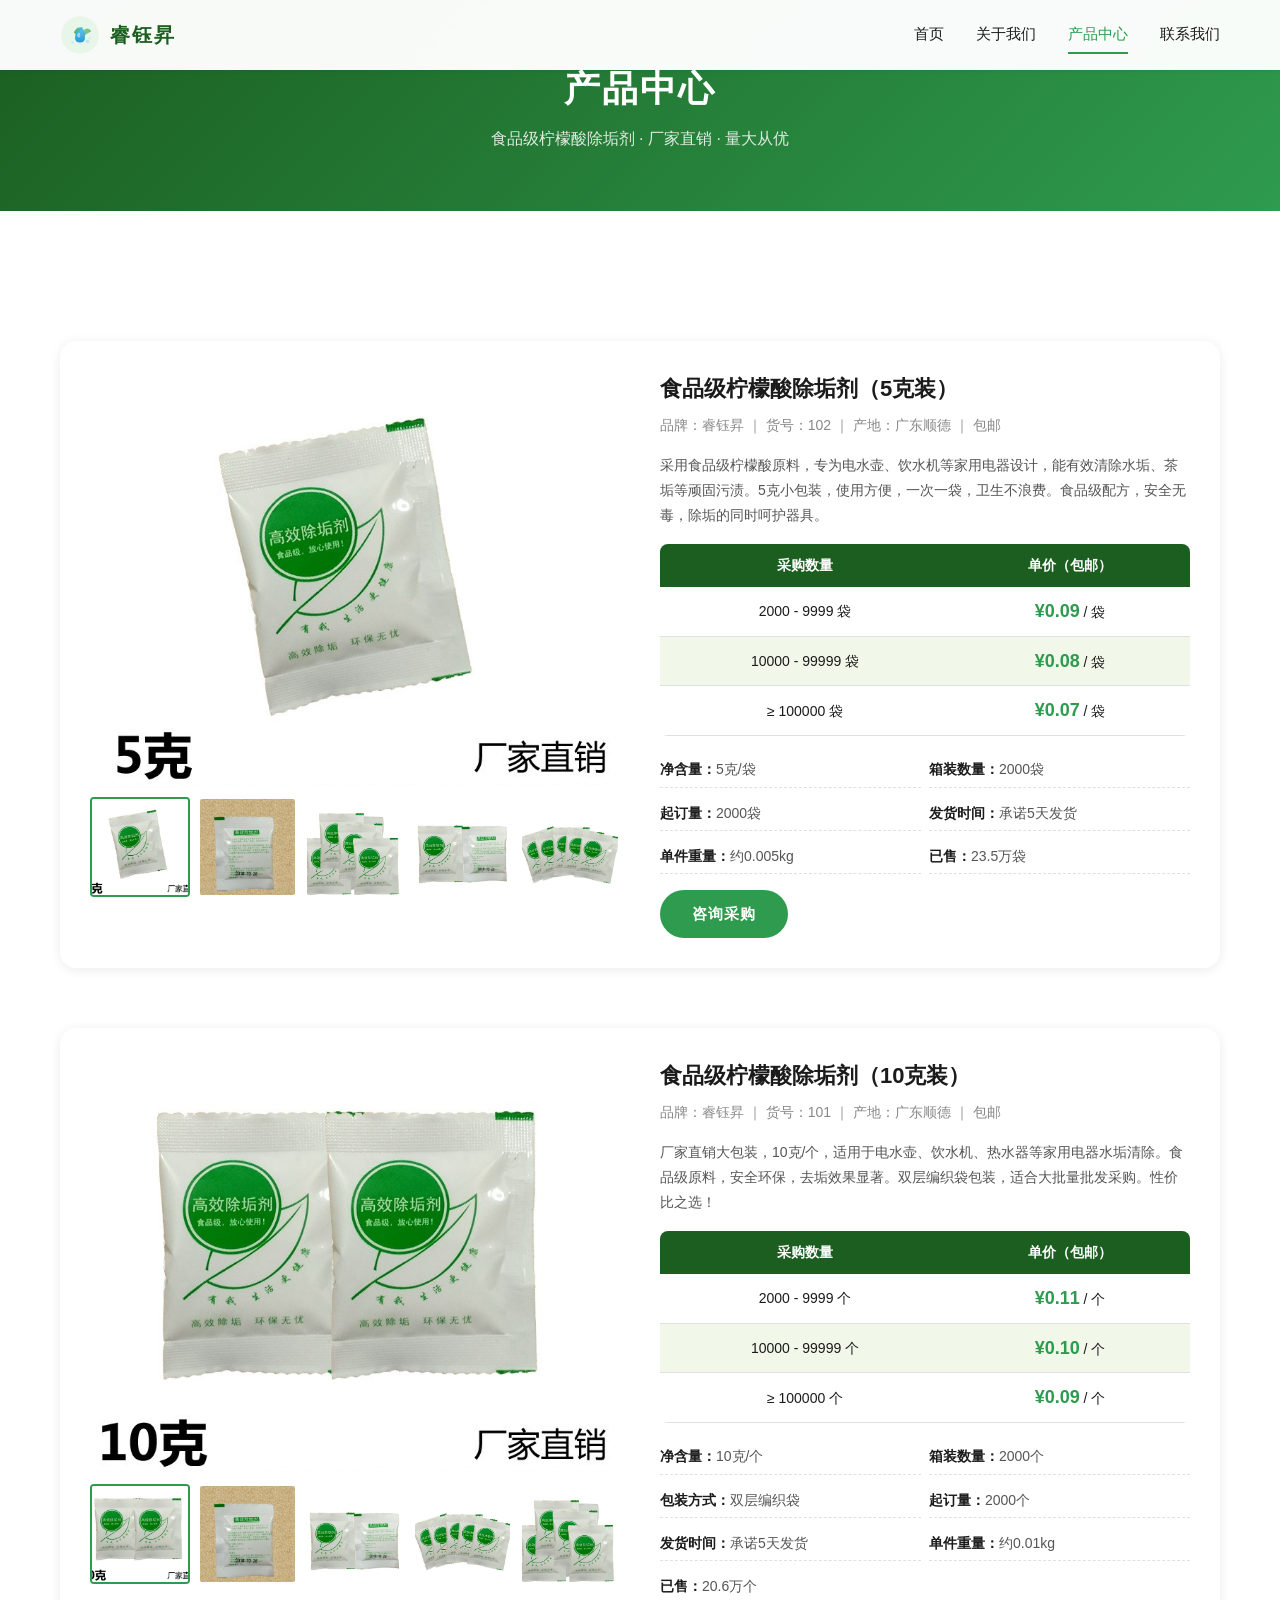
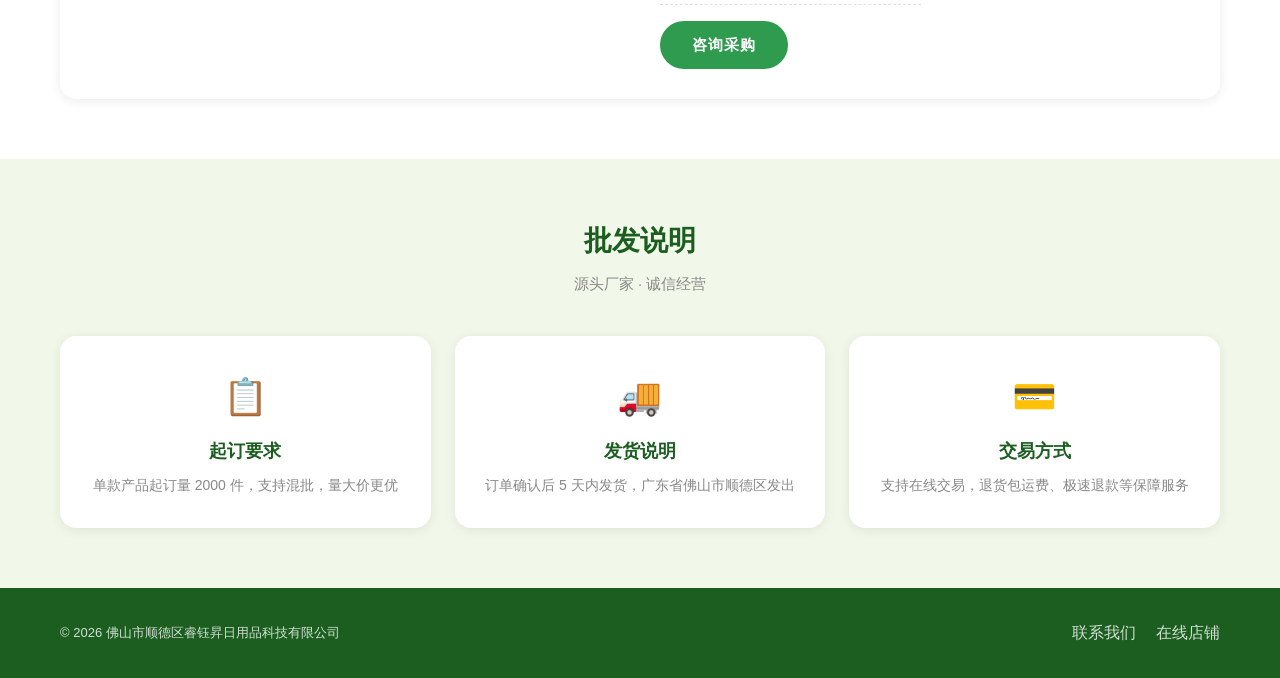
<file: website/products.html>
<!DOCTYPE html>
<html lang="zh-CN">
<head>
  <meta charset="UTF-8">
  <meta name="viewport" content="width=device-width, initial-scale=1.0">
  <title>产品中心 - 睿钰昇 | 食品级柠檬酸除垢剂</title>
  <meta name="description" content="睿钰昇食品级柠檬酸除垢剂，5克装/10克装，电水壶饮水机除垢，厂家批发直销。">
  <link rel="icon" href="images/logo-icon.svg" type="image/svg+xml">
  <link rel="stylesheet" href="css/style.css">
</head>
<body>

  <!-- ===== 导航栏 ===== -->
  <header class="header">
    <div class="container">
      <a href="index.html" class="logo">
        <img src="images/logo-icon.svg" alt="睿钰昇">
        <span class="logo-text">睿钰昇</span>
      </a>
      <button class="nav-toggle" aria-label="菜单">
        <span></span><span></span><span></span>
      </button>
      <nav class="nav">
        <a href="index.html">首页</a>
        <a href="about.html">关于我们</a>
        <a href="products.html">产品中心</a>
        <a href="contact.html">联系我们</a>
      </nav>
    </div>
  </header>

  <!-- ===== 页面横幅 ===== -->
  <section class="page-banner">
    <div class="container">
      <h1>产品中心</h1>
      <p>食品级柠檬酸除垢剂 · 厂家直销 · 量大从优</p>
    </div>
  </section>

  <main class="main">
    <section class="page-section">

      <!-- ===== 产品1：5克装 ===== -->
      <div class="container">
        <div class="product-detail" id="product-5g">
          <div class="product-gallery">
            <img class="main-img" src="images/product01_main.jpg" alt="睿钰昇柠檬酸除垢剂5克装">
            <div class="thumb-list">
              <img src="images/product01_main.jpg" alt="主图" class="active">
              <img src="images/product01_02.jpg" alt="产品图2">
              <img src="images/product01_03.jpg" alt="产品图3">
              <img src="images/product01_04.jpg" alt="产品图4">
              <img src="images/product01_05.jpg" alt="产品图5">
            </div>
          </div>
          <div class="product-info-detail">
            <h2>食品级柠檬酸除垢剂（5克装）</h2>
            <p class="meta">品牌：睿钰昇 ｜ 货号：102 ｜ 产地：广东顺德 ｜ 包邮</p>

            <p style="color:var(--text-gray);font-size:14px;line-height:1.8">
              采用食品级柠檬酸原料，专为电水壶、饮水机等家用电器设计，能有效清除水垢、茶垢等顽固污渍。5克小包装，使用方便，一次一袋，卫生不浪费。食品级配方，安全无毒，除垢的同时呵护器具。
            </p>

            <table class="price-table">
              <thead>
                <tr><th>采购数量</th><th>单价（包邮）</th></tr>
              </thead>
              <tbody>
                <tr><td>2000 - 9999 袋</td><td><span class="price-num">¥0.09</span> / 袋</td></tr>
                <tr><td>10000 - 99999 袋</td><td><span class="price-num">¥0.08</span> / 袋</td></tr>
                <tr><td>≥ 100000 袋</td><td><span class="price-num">¥0.07</span> / 袋</td></tr>
              </tbody>
            </table>

            <ul class="product-params">
              <li><strong>净含量：</strong>5克/袋</li>
              <li><strong>箱装数量：</strong>2000袋</li>
              <li><strong>起订量：</strong>2000袋</li>
              <li><strong>发货时间：</strong>承诺5天发货</li>
              <li><strong>单件重量：</strong>约0.005kg</li>
              <li><strong>已售：</strong>23.5万袋</li>
            </ul>

            <a href="contact.html" class="btn btn-primary" style="background:var(--primary-light);color:white">咨询采购</a>
          </div>
        </div>

        <!-- ===== 产品2：10克装 ===== -->
        <div class="product-detail" id="product-10g">
          <div class="product-gallery">
            <img class="main-img" src="images/product02_main.jpg" alt="睿钰昇柠檬酸除垢剂10克装">
            <div class="thumb-list">
              <img src="images/product02_main.jpg" alt="主图" class="active">
              <img src="images/product02_02.jpg" alt="产品图2">
              <img src="images/product02_03.jpg" alt="产品图3">
              <img src="images/product02_04.jpg" alt="产品图4">
              <img src="images/product02_05.jpg" alt="产品图5">
            </div>
          </div>
          <div class="product-info-detail">
            <h2>食品级柠檬酸除垢剂（10克装）</h2>
            <p class="meta">品牌：睿钰昇 ｜ 货号：101 ｜ 产地：广东顺德 ｜ 包邮</p>

            <p style="color:var(--text-gray);font-size:14px;line-height:1.8">
              厂家直销大包装，10克/个，适用于电水壶、饮水机、热水器等家用电器水垢清除。食品级原料，安全环保，去垢效果显著。双层编织袋包装，适合大批量批发采购。性价比之选！
            </p>

            <table class="price-table">
              <thead>
                <tr><th>采购数量</th><th>单价（包邮）</th></tr>
              </thead>
              <tbody>
                <tr><td>2000 - 9999 个</td><td><span class="price-num">¥0.11</span> / 个</td></tr>
                <tr><td>10000 - 99999 个</td><td><span class="price-num">¥0.10</span> / 个</td></tr>
                <tr><td>≥ 100000 个</td><td><span class="price-num">¥0.09</span> / 个</td></tr>
              </tbody>
            </table>

            <ul class="product-params">
              <li><strong>净含量：</strong>10克/个</li>
              <li><strong>箱装数量：</strong>2000个</li>
              <li><strong>包装方式：</strong>双层编织袋</li>
              <li><strong>起订量：</strong>2000个</li>
              <li><strong>发货时间：</strong>承诺5天发货</li>
              <li><strong>单件重量：</strong>约0.01kg</li>
              <li><strong>已售：</strong>20.6万个</li>
            </ul>

            <a href="contact.html" class="btn btn-primary" style="background:var(--primary-light);color:white">咨询采购</a>
          </div>
        </div>
      </div>
    </section>

    <!-- ===== 批发说明 ===== -->
    <section class="page-section section-light">
      <div class="container">
        <div class="page-section-title">
          <h2>批发说明</h2>
          <p>源头厂家 · 诚信经营</p>
        </div>
        <div class="features" style="margin-top:0">
          <div class="feature-card">
            <div class="icon">📋</div>
            <h3>起订要求</h3>
            <p>单款产品起订量 2000 件，支持混批，量大价更优</p>
          </div>
          <div class="feature-card">
            <div class="icon">🚚</div>
            <h3>发货说明</h3>
            <p>订单确认后 5 天内发货，广东省佛山市顺德区发出</p>
          </div>
          <div class="feature-card">
            <div class="icon">💳</div>
            <h3>交易方式</h3>
            <p>支持在线交易，退货包运费、极速退款等保障服务</p>
          </div>
        </div>
      </div>
    </section>
  </main>

  <!-- ===== 页脚 ===== -->
  <footer class="footer">
    <div class="container">
      <div class="copyright">&copy; 2026 佛山市顺德区睿钰昇日用品科技有限公司</div>
      <div class="footer-links">
        <a href="contact.html">联系我们</a>
        <a href="https://shop20922964w2h44.1688.com/page/index.htm" target="_blank" rel="noopener">在线店铺</a>
      </div>
    </div>
  </footer>

  <script src="js/main.js"></script>
</body>
</html>
</file>
<file: css/style.css>
/* ===== 睿钰昇品牌官网 - 全局样式 ===== */

:root {
  --primary: #1B5E20;
  --primary-light: #2E9B4E;
  --primary-lighter: #66BB6A;
  --primary-subtle: #E8F5E9;
  --primary-bg: #F1F8E9;
  --accent-blue: #0288D1;
  --accent-blue-light: #4FC3F7;
  --text-dark: #1B1B1B;
  --text-gray: #555;
  --text-light: #888;
  --bg-white: #FFFFFF;
  --bg-gray: #F5F5F5;
  --border: #E0E0E0;
  --shadow: 0 2px 12px rgba(0,0,0,0.08);
  --shadow-lg: 0 4px 24px rgba(0,0,0,0.12);
  --radius: 8px;
  --radius-lg: 16px;
  --nav-height: 70px;
  --max-width: 1200px;
}

* {
  margin: 0;
  padding: 0;
  box-sizing: border-box;
}

html {
  scroll-behavior: smooth;
}

body {
  font-family: 'Microsoft YaHei', 'PingFang SC', 'Noto Sans SC', -apple-system, sans-serif;
  color: var(--text-dark);
  line-height: 1.6;
  background: var(--bg-white);
  -webkit-font-smoothing: antialiased;
}

a {
  text-decoration: none;
  color: inherit;
}

img {
  max-width: 100%;
  height: auto;
  display: block;
}

.container {
  max-width: var(--max-width);
  margin: 0 auto;
  padding: 0 20px;
}

/* ===== 导航栏 ===== */
.header {
  position: fixed;
  top: 0;
  left: 0;
  right: 0;
  z-index: 1000;
  background: rgba(255,255,255,0.97);
  backdrop-filter: blur(10px);
  -webkit-backdrop-filter: blur(10px);
  box-shadow: 0 1px 4px rgba(0,0,0,0.06);
  height: var(--nav-height);
}

.header .container {
  display: flex;
  align-items: center;
  justify-content: space-between;
  height: 100%;
}

.logo {
  display: flex;
  align-items: center;
  gap: 10px;
  flex-shrink: 0;
}

.logo img {
  height: 40px;
  width: auto;
}

.logo-text {
  font-size: 20px;
  font-weight: 700;
  color: var(--primary);
  letter-spacing: 2px;
  white-space: nowrap;
}

.nav-toggle {
  display: none;
  flex-direction: column;
  gap: 5px;
  background: none;
  border: none;
  cursor: pointer;
  padding: 8px;
  z-index: 1001;
}

.nav-toggle span {
  display: block;
  width: 24px;
  height: 2px;
  background: var(--primary);
  border-radius: 2px;
  transition: all 0.3s;
}

.nav-toggle.active span:nth-child(1) {
  transform: rotate(45deg) translate(5px,5px);
}
.nav-toggle.active span:nth-child(2) {
  opacity: 0;
}
.nav-toggle.active span:nth-child(3) {
  transform: rotate(-45deg) translate(5px,-5px);
}

.nav {
  display: flex;
  align-items: center;
  gap: 32px;
}

.nav a {
  font-size: 15px;
  color: var(--text-dark);
  padding: 6px 0;
  border-bottom: 2px solid transparent;
  transition: all 0.3s;
  white-space: nowrap;
}

.nav a:hover,
.nav a.active {
  color: var(--primary-light);
  border-bottom-color: var(--primary-light);
}

/* ===== 页面主体 ===== */
.main {
  padding-top: var(--nav-height);
  min-height: 80vh;
}

.main.no-gap {
  padding-top: 0;
}

/* ===== 页面横幅 ===== */
.page-banner {
  background: linear-gradient(135deg, var(--primary) 0%, var(--primary-light) 100%);
  padding: calc(var(--nav-height) + 30px) 0 40px 0;
  text-align: center;
  color: white;
}

.page-banner h1 {
  font-size: 36px;
  font-weight: 700;
  margin-bottom: 8px;
  letter-spacing: 2px;
}

.page-banner p {
  font-size: 16px;
  opacity: 0.85;
}

.page-section {
  padding: 60px 0;
}

.page-section-title {
  text-align: center;
  margin-bottom: 40px;
}

.page-section-title h2 {
  font-size: 28px;
  color: var(--primary);
  margin-bottom: 8px;
}

.page-section-title p {
  color: var(--text-light);
  font-size: 15px;
}

/* ===== Hero ===== */
.hero {
  background: linear-gradient(135deg, var(--primary) 0%, #0D3B12 50%, var(--primary-light) 100%);
  min-height: 85vh;
  display: flex;
  align-items: center;
  text-align: center;
  color: white;
  position: relative;
  overflow: hidden;
}

.hero::before {
  content: '';
  position: absolute;
  top: -50%;
  left: -50%;
  width: 200%;
  height: 200%;
  background: radial-gradient(circle at 30% 50%, rgba(102,187,106,0.08) 0%, transparent 50%);
}

.hero .container {
  position: relative;
  z-index: 1;
}

.hero-logo {
  margin-bottom: 20px;
}

.hero-logo img {
  height: 64px;
  margin: 0 auto;
}

.hero h1 {
  font-size: 48px;
  font-weight: 700;
  letter-spacing: 6px;
  margin-bottom: 12px;
}

.hero .subtitle {
  font-size: 20px;
  opacity: 0.9;
  margin-bottom: 8px;
  letter-spacing: 3px;
}

.hero .slogan {
  font-size: 18px;
  color: var(--primary-lighter);
  letter-spacing: 4px;
  margin-bottom: 32px;
}

.hero .btn-group {
  display: flex;
  gap: 16px;
  justify-content: center;
  flex-wrap: wrap;
}

.btn {
  display: inline-block;
  padding: 12px 32px;
  border-radius: 50px;
  font-size: 15px;
  font-weight: 600;
  cursor: pointer;
  transition: all 0.3s;
  border: none;
  letter-spacing: 1px;
}

.btn-primary {
  background: white;
  color: var(--primary);
}

.btn-primary:hover {
  background: var(--primary-lighter);
  color: white;
  transform: translateY(-2px);
  box-shadow: 0 4px 16px rgba(255,255,255,0.3);
}

.btn-outline {
  background: transparent;
  color: white;
  border: 2px solid rgba(255,255,255,0.5);
}

.btn-outline:hover {
  border-color: white;
  background: rgba(255,255,255,0.1);
  transform: translateY(-2px);
}

/* ===== 首页特色卡片 ===== */
.features {
  display: grid;
  grid-template-columns: repeat(3, 1fr);
  gap: 24px;
  margin-top: -60px;
  position: relative;
  z-index: 2;
}

.feature-card {
  background: white;
  border-radius: var(--radius-lg);
  padding: 32px 24px;
  text-align: center;
  box-shadow: var(--shadow);
  transition: all 0.3s;
}

.feature-card:hover {
  transform: translateY(-4px);
  box-shadow: var(--shadow-lg);
}

.feature-card .icon {
  font-size: 36px;
  margin-bottom: 12px;
}

.feature-card h3 {
  font-size: 18px;
  color: var(--primary);
  margin-bottom: 8px;
}

.feature-card p {
  font-size: 14px;
  color: var(--text-light);
}

/* ===== 产品卡片网格 ===== */
.product-grid {
  display: grid;
  grid-template-columns: repeat(2, 1fr);
  gap: 30px;
}

.product-card {
  background: white;
  border-radius: var(--radius-lg);
  overflow: hidden;
  box-shadow: var(--shadow);
  transition: all 0.3s;
}

.product-card:hover {
  transform: translateY(-4px);
  box-shadow: var(--shadow-lg);
}

.product-card .img-wrap {
  aspect-ratio: 32 / 25;
  overflow: hidden;
  background: var(--bg-gray);
}

.product-card .img-wrap img {
  width: 100%;
  height: 100%;
  object-fit: cover;
  transition: transform 0.5s;
}

.product-card:hover .img-wrap img {
  transform: scale(1.05);
}

.product-card .info {
  padding: 20px;
}

.product-card .info h3 {
  font-size: 16px;
  color: var(--text-dark);
  margin-bottom: 6px;
  display: -webkit-box;
  -webkit-line-clamp: 2;
  -webkit-box-orient: vertical;
  overflow: hidden;
}

.product-card .info .spec {
  font-size: 13px;
  color: var(--text-light);
  margin-bottom: 10px;
}

.product-card .info .price {
  font-size: 20px;
  font-weight: 700;
  color: var(--primary-light);
  margin-bottom: 4px;
}

.product-card .info .price small {
  font-size: 13px;
  font-weight: 400;
  color: var(--text-light);
}

.product-card .info .sold {
  font-size: 13px;
  color: var(--text-light);
}

/* ===== 首页产品区 ===== */
.section-light {
  background: var(--primary-bg);
}

.section-white {
  background: white;
}

/* ===== 数据统计 ===== */
.stats {
  display: grid;
  grid-template-columns: repeat(4, 1fr);
  gap: 20px;
  text-align: center;
}

.stat-item .num {
  font-size: 36px;
  font-weight: 700;
  color: var(--primary-light);
}

.stat-item .label {
  font-size: 14px;
  color: var(--text-light);
  margin-top: 4px;
}

/* ===== 关于页面 ===== */
.about-content {
  display: grid;
  grid-template-columns: 1fr 1fr;
  gap: 40px;
  align-items: start;
}

.about-text h2 {
  font-size: 24px;
  color: var(--primary);
  margin-bottom: 16px;
}

.about-text p {
  color: var(--text-gray);
  margin-bottom: 12px;
  line-height: 1.8;
}

.about-text .highlight {
  background: var(--primary-subtle);
  padding: 20px;
  border-radius: var(--radius);
  margin-top: 16px;
}

.about-text .highlight h4 {
  color: var(--primary);
  margin-bottom: 8px;
}

.about-text .highlight ul {
  list-style: none;
  padding: 0;
}

.about-text .highlight li {
  padding: 4px 0;
  color: var(--text-gray);
  font-size: 14px;
}

.about-text .highlight li::before {
  content: '✓ ';
  color: var(--primary-light);
  font-weight: 700;
}

.about-image img {
  width: 100%;
  border-radius: var(--radius-lg);
  box-shadow: var(--shadow);
}

/* ===== 评分展示 ===== */
.scores-grid {
  display: grid;
  grid-template-columns: repeat(2, 1fr);
  gap: 16px;
  margin-top: 20px;
}

.score-item {
  background: var(--primary-subtle);
  padding: 16px;
  border-radius: var(--radius);
  text-align: center;
}

.score-item .score-name {
  font-size: 13px;
  color: var(--text-gray);
  margin-bottom: 4px;
}

.score-item .score-value {
  font-size: 24px;
  font-weight: 700;
  color: var(--primary-light);
}

.stars {
  color: #FFB300;
  font-size: 18px;
  letter-spacing: 2px;
}

/* ===== 产品详情 ===== */
.product-detail {
  display: grid;
  grid-template-columns: 1fr 1fr;
  gap: 40px;
  margin-bottom: 60px;
  padding: 30px;
  background: white;
  border-radius: var(--radius-lg);
  box-shadow: var(--shadow);
}

.product-detail:last-child {
  margin-bottom: 0;
}

.product-gallery {
  display: flex;
  flex-direction: column;
  gap: 12px;
}

.product-gallery .main-img {
  width: 100%;
  aspect-ratio: 32 / 25;
  object-fit: cover;
  border-radius: var(--radius);
  background: var(--bg-gray);
}

.product-gallery .thumb-list {
  display: grid;
  grid-template-columns: repeat(5, 1fr);
  gap: 8px;
}

.product-gallery .thumb-list img {
  aspect-ratio: 1;
  object-fit: cover;
  border-radius: 4px;
  cursor: pointer;
  border: 2px solid transparent;
  transition: all 0.3s;
}

.product-gallery .thumb-list img:hover,
.product-gallery .thumb-list img.active {
  border-color: var(--primary-light);
}

.product-info-detail h2 {
  font-size: 22px;
  color: var(--text-dark);
  margin-bottom: 8px;
}

.product-info-detail .meta {
  color: var(--text-light);
  font-size: 14px;
  margin-bottom: 16px;
}

.price-table-wrapper {
  overflow-x: auto;
  -webkit-overflow-scrolling: touch;
  margin: 16px 0;
}

.price-table-wrapper::-webkit-scrollbar {
  height: 4px;
}

.price-table-wrapper::-webkit-scrollbar-thumb {
  background: var(--border);
  border-radius: 2px;
}

.price-table {
  width: 100%;
  border-collapse: collapse;
  border-radius: var(--radius);
  overflow: hidden;
}

.price-table th {
  background: var(--primary);
  color: white;
  padding: 10px 16px;
  font-size: 14px;
  text-align: center;
}

.price-table td {
  padding: 10px 16px;
  text-align: center;
  font-size: 14px;
  border-bottom: 1px solid var(--border);
}

.price-table tr:nth-child(even) td {
  background: var(--primary-bg);
}

.price-table .price-num {
  font-weight: 700;
  color: var(--primary-light);
  font-size: 18px;
}

.product-params {
  list-style: none;
  display: grid;
  grid-template-columns: 1fr 1fr;
  gap: 8px;
  margin: 16px 0;
}

.product-params li {
  font-size: 14px;
  color: var(--text-gray);
  padding: 6px 0;
  border-bottom: 1px dashed var(--border);
}

.product-params li strong {
  color: var(--text-dark);
}

/* ===== 联系方式 ===== */
.contact-grid {
  display: grid;
  grid-template-columns: 1fr 1fr;
  gap: 40px;
}

.contact-info h3 {
  font-size: 20px;
  color: var(--primary);
  margin-bottom: 20px;
}

.contact-item {
  display: flex;
  gap: 16px;
  margin-bottom: 20px;
  align-items: flex-start;
}

.contact-item .ci-icon {
  width: 40px;
  height: 40px;
  background: var(--primary-subtle);
  border-radius: 50%;
  display: flex;
  align-items: center;
  justify-content: center;
  font-size: 18px;
  flex-shrink: 0;
}

.contact-item .ci-text {
  font-size: 15px;
  color: var(--text-dark);
  line-height: 1.5;
}

.contact-item .ci-text small {
  display: block;
  font-size: 13px;
  color: var(--text-light);
}

.contact-map {
  border-radius: var(--radius-lg);
  overflow: hidden;
  box-shadow: var(--shadow);
  min-height: 350px;
  background: var(--bg-gray);
}

.contact-map iframe {
  width: 100%;
  height: 100%;
  min-height: 350px;
  border: none;
}

.btn-whatsapp {
  display: inline-flex;
  align-items: center;
  gap: 8px;
  background: var(--primary-light);
  color: white;
  padding: 12px 24px;
  border-radius: 50px;
  font-size: 16px;
  font-weight: 600;
  cursor: pointer;
  border: none;
  transition: all 0.3s;
}

.btn-whatsapp:hover {
  background: var(--primary);
  transform: translateY(-2px);
  box-shadow: 0 4px 16px rgba(46,155,78,0.3);
}

/* ===== 页脚 ===== */
.footer {
  background: var(--primary);
  color: rgba(255,255,255,0.8);
  padding: 32px 0;
  margin-top: 0;
}

.footer .container {
  display: flex;
  justify-content: space-between;
  align-items: center;
  flex-wrap: wrap;
  gap: 16px;
}

.footer a {
  color: rgba(255,255,255,0.8);
}

.footer a:hover {
  color: white;
}

.footer-links {
  display: flex;
  gap: 20px;
}

.footer .copyright {
  font-size: 13px;
}

/* ===== 响应式 ===== */

/* 平板 */
@media (max-width: 1024px) {
  .hero h1 { font-size: 36px; }
  .features { grid-template-columns: repeat(3, 1fr); gap: 16px; }
}

/* 手机 - 大屏 */
@media (max-width: 768px) {
  :root { --nav-height: 56px; }

  .container { padding: 0 16px; }

  .nav-toggle { display: flex; }
  .nav {
    display: flex;
    position: fixed;
    top: 0;
    left: 0;
    right: 0;
    bottom: 0;
    background: rgba(255,255,255,0.98);
    flex-direction: column;
    justify-content: center;
    align-items: center;
    gap: 16px;
    z-index: 999;
    opacity: 0;
    visibility: hidden;
    transition: opacity 0.3s ease, visibility 0.3s ease;
  }
  .nav.open {
    opacity: 1;
    visibility: visible;
  }
  .nav::before {
    content: '睿钰昇';
    font-size: 22px;
    font-weight: 700;
    color: var(--primary);
    letter-spacing: 4px;
    margin-bottom: 20px;
  }
  .nav a {
    font-size: 17px;
    padding: 14px 40px;
    border-radius: 12px;
    width: 220px;
    max-width: 70vw;
    text-align: center;
    background: var(--bg-gray);
    color: var(--text-dark);
    letter-spacing: 2px;
    border: none;
    transition: all 0.25s;
  }
  .nav a:hover,
  .nav a:active {
    background: var(--primary-subtle);
    color: var(--primary);
  }
  .nav a.active {
    background: var(--primary-light);
    color: white;
    font-weight: 600;
  }

  .hero {
    min-height: 60vh;
    padding: 20px 0;
  }
  .hero-logo { margin-bottom: 12px; }
  .hero-logo img { height: 48px; }
  .hero h1 { font-size: 26px; letter-spacing: 3px; margin-bottom: 8px; }
  .hero .subtitle { font-size: 15px; letter-spacing: 2px; }
  .hero .slogan { font-size: 13px; letter-spacing: 3px; margin-bottom: 24px; }

  .features {
    grid-template-columns: 1fr;
    margin-top: -30px;
    gap: 16px;
  }
  .feature-card { padding: 20px 16px; }

  .product-grid { grid-template-columns: 1fr; gap: 20px; }
  .product-card .info { padding: 16px; }
  .product-card .info h3 { font-size: 15px; }
  .product-card .info .price { font-size: 18px; }

  .stats { grid-template-columns: repeat(2, 1fr); gap: 16px; }
  .stat-item { padding: 8px 0; }
  .stat-item .num { font-size: 26px; }
  .stat-item .label { font-size: 13px; }

  .about-content { grid-template-columns: 1fr; gap: 24px; }
  .about-image { order: -1; }
  .about-text h2 { font-size: 20px; }

  .scores-grid { gap: 12px; }
  .score-item { padding: 12px; }
  .score-item .score-value { font-size: 20px; }

  .product-detail { grid-template-columns: 1fr; padding: 16px; gap: 20px; }
  .product-info-detail h2 { font-size: 18px; }
  .product-params { grid-template-columns: 1fr; }

  .price-table-wrapper { overflow-x: auto; -webkit-overflow-scrolling: touch; margin: 12px -8px 16px; padding: 0 8px; }
  .price-table { min-width: 300px; }
  .price-table th,
  .price-table td { padding: 8px 12px; font-size: 13px; }

  .contact-grid { grid-template-columns: 1fr; gap: 24px; }

  .page-banner { padding: calc(var(--nav-height) + 20px) 0 24px 0; }
  .page-banner h1 { font-size: 22px; }
  .page-banner p { font-size: 14px; }
  .page-section { padding: 32px 0; }
  .page-section-title { margin-bottom: 24px; }
  .page-section-title h2 { font-size: 20px; }
  .page-section-title p { font-size: 14px; }

  .footer .container { flex-direction: column; text-align: center; gap: 12px; }
  .footer .copyright { font-size: 12px; }
  .footer-links { gap: 16px; }

  .btn { padding: 10px 24px; font-size: 14px; }

  .product-gallery .thumb-list { grid-template-columns: repeat(5, 1fr); gap: 6px; }

  .logo-text { font-size: 16px; letter-spacing: 1px; }
  .logo img { height: 30px; }

  .contact-map { min-height: 220px; }
  .contact-map iframe { min-height: 220px; }

  .btn-whatsapp { padding: 12px 20px; font-size: 15px; width: 100%; justify-content: center; }
}

/* 手机 - 小屏 */
@media (max-width: 480px) {
  :root { --nav-height: 52px; }

  .container { padding: 0 12px; }

  .hero { min-height: 56vh; }
  .hero h1 { font-size: 22px; letter-spacing: 2px; }
  .hero .subtitle { font-size: 14px; }
  .hero .slogan { font-size: 12px; letter-spacing: 2px; }
  .hero-logo img { height: 40px; }
  .hero .btn-group { flex-direction: column; align-items: center; gap: 12px; }

  .stats { gap: 8px; }
  .stat-item .num { font-size: 22px; }

  .page-banner h1 { font-size: 20px; }
  .page-banner { padding: calc(var(--nav-height) + 16px) 0 20px 0; }
  .page-section { padding: 28px 0; }

  .feature-card { padding: 16px 12px; }
  .feature-card .icon { font-size: 28px; }
  .feature-card h3 { font-size: 16px; }

  .product-card .info { padding: 12px; }
  .product-card .info h3 { font-size: 14px; }
  .product-card .info .spec { font-size: 12px; }

  .scores-grid { grid-template-columns: repeat(2, 1fr); gap: 8px; }

  .btn { padding: 8px 20px; font-size: 13px; }

  .logo-text { font-size: 15px; }
  .logo img { height: 26px; }
}

/* 手机 - 超小屏 */
@media (max-width: 360px) {
  .hero h1 { font-size: 20px; }
  .hero .subtitle { font-size: 13px; }
  .hero-logo img { height: 36px; }

  .stat-item .num { font-size: 20px; }
  .stat-item .label { font-size: 12px; }

  .page-section-title h2 { font-size: 18px; }
}
</file>
<file: website/css/style.css>
/* ===== 睿钰昇品牌官网 - 全局样式 ===== */

:root {
  --primary: #1B5E20;
  --primary-light: #2E9B4E;
  --primary-lighter: #66BB6A;
  --primary-subtle: #E8F5E9;
  --primary-bg: #F1F8E9;
  --accent-blue: #0288D1;
  --accent-blue-light: #4FC3F7;
  --text-dark: #1B1B1B;
  --text-gray: #555;
  --text-light: #888;
  --bg-white: #FFFFFF;
  --bg-gray: #F5F5F5;
  --border: #E0E0E0;
  --shadow: 0 2px 12px rgba(0,0,0,0.08);
  --shadow-lg: 0 4px 24px rgba(0,0,0,0.12);
  --radius: 8px;
  --radius-lg: 16px;
  --nav-height: 70px;
  --max-width: 1200px;
}

* {
  margin: 0;
  padding: 0;
  box-sizing: border-box;
}

html {
  scroll-behavior: smooth;
}

body {
  font-family: 'Microsoft YaHei', 'PingFang SC', 'Noto Sans SC', -apple-system, sans-serif;
  color: var(--text-dark);
  line-height: 1.6;
  background: var(--bg-white);
  -webkit-font-smoothing: antialiased;
}

a {
  text-decoration: none;
  color: inherit;
}

img {
  max-width: 100%;
  height: auto;
  display: block;
}

.container {
  max-width: var(--max-width);
  margin: 0 auto;
  padding: 0 20px;
}

/* ===== 导航栏 ===== */
.header {
  position: fixed;
  top: 0;
  left: 0;
  right: 0;
  z-index: 1000;
  background: rgba(255,255,255,0.97);
  backdrop-filter: blur(10px);
  -webkit-backdrop-filter: blur(10px);
  box-shadow: 0 1px 4px rgba(0,0,0,0.06);
  height: var(--nav-height);
}

.header .container {
  display: flex;
  align-items: center;
  justify-content: space-between;
  height: 100%;
}

.logo {
  display: flex;
  align-items: center;
  gap: 10px;
  flex-shrink: 0;
}

.logo img {
  height: 40px;
  width: auto;
}

.logo-text {
  font-size: 20px;
  font-weight: 700;
  color: var(--primary);
  letter-spacing: 2px;
  white-space: nowrap;
}

.nav-toggle {
  display: none;
  flex-direction: column;
  gap: 5px;
  background: none;
  border: none;
  cursor: pointer;
  padding: 8px;
  z-index: 1001;
}

.nav-toggle span {
  display: block;
  width: 24px;
  height: 2px;
  background: var(--primary);
  border-radius: 2px;
  transition: all 0.3s;
}

.nav-toggle.active span:nth-child(1) {
  transform: rotate(45deg) translate(5px,5px);
}
.nav-toggle.active span:nth-child(2) {
  opacity: 0;
}
.nav-toggle.active span:nth-child(3) {
  transform: rotate(-45deg) translate(5px,-5px);
}

.nav {
  display: flex;
  align-items: center;
  gap: 32px;
}

.nav a {
  font-size: 15px;
  color: var(--text-dark);
  padding: 6px 0;
  border-bottom: 2px solid transparent;
  transition: all 0.3s;
  white-space: nowrap;
}

.nav a:hover,
.nav a.active {
  color: var(--primary-light);
  border-bottom-color: var(--primary-light);
}

/* ===== 页面主体 ===== */
.main {
  padding-top: var(--nav-height);
  min-height: 80vh;
}

/* ===== 页面横幅 ===== */
.page-banner {
  background: linear-gradient(135deg, var(--primary) 0%, var(--primary-light) 100%);
  padding: 60px 0;
  text-align: center;
  color: white;
}

.page-banner h1 {
  font-size: 36px;
  font-weight: 700;
  margin-bottom: 8px;
  letter-spacing: 2px;
}

.page-banner p {
  font-size: 16px;
  opacity: 0.85;
}

.page-section {
  padding: 60px 0;
}

.page-section-title {
  text-align: center;
  margin-bottom: 40px;
}

.page-section-title h2 {
  font-size: 28px;
  color: var(--primary);
  margin-bottom: 8px;
}

.page-section-title p {
  color: var(--text-light);
  font-size: 15px;
}

/* ===== Hero ===== */
.hero {
  background: linear-gradient(135deg, var(--primary) 0%, #0D3B12 50%, var(--primary-light) 100%);
  min-height: 85vh;
  display: flex;
  align-items: center;
  text-align: center;
  color: white;
  position: relative;
  overflow: hidden;
}

.hero::before {
  content: '';
  position: absolute;
  top: -50%;
  left: -50%;
  width: 200%;
  height: 200%;
  background: radial-gradient(circle at 30% 50%, rgba(102,187,106,0.08) 0%, transparent 50%);
}

.hero .container {
  position: relative;
  z-index: 1;
}

.hero-logo {
  margin-bottom: 20px;
}

.hero-logo img {
  height: 64px;
  margin: 0 auto;
}

.hero h1 {
  font-size: 48px;
  font-weight: 700;
  letter-spacing: 6px;
  margin-bottom: 12px;
}

.hero .subtitle {
  font-size: 20px;
  opacity: 0.9;
  margin-bottom: 8px;
  letter-spacing: 3px;
}

.hero .slogan {
  font-size: 18px;
  color: var(--primary-lighter);
  letter-spacing: 4px;
  margin-bottom: 32px;
}

.hero .btn-group {
  display: flex;
  gap: 16px;
  justify-content: center;
  flex-wrap: wrap;
}

.btn {
  display: inline-block;
  padding: 12px 32px;
  border-radius: 50px;
  font-size: 15px;
  font-weight: 600;
  cursor: pointer;
  transition: all 0.3s;
  border: none;
  letter-spacing: 1px;
}

.btn-primary {
  background: white;
  color: var(--primary);
}

.btn-primary:hover {
  background: var(--primary-lighter);
  color: white;
  transform: translateY(-2px);
  box-shadow: 0 4px 16px rgba(255,255,255,0.3);
}

.btn-outline {
  background: transparent;
  color: white;
  border: 2px solid rgba(255,255,255,0.5);
}

.btn-outline:hover {
  border-color: white;
  background: rgba(255,255,255,0.1);
  transform: translateY(-2px);
}

/* ===== 首页特色卡片 ===== */
.features {
  display: grid;
  grid-template-columns: repeat(3, 1fr);
  gap: 24px;
  margin-top: -60px;
  position: relative;
  z-index: 2;
}

.feature-card {
  background: white;
  border-radius: var(--radius-lg);
  padding: 32px 24px;
  text-align: center;
  box-shadow: var(--shadow);
  transition: all 0.3s;
}

.feature-card:hover {
  transform: translateY(-4px);
  box-shadow: var(--shadow-lg);
}

.feature-card .icon {
  font-size: 36px;
  margin-bottom: 12px;
}

.feature-card h3 {
  font-size: 18px;
  color: var(--primary);
  margin-bottom: 8px;
}

.feature-card p {
  font-size: 14px;
  color: var(--text-light);
}

/* ===== 产品卡片网格 ===== */
.product-grid {
  display: grid;
  grid-template-columns: repeat(2, 1fr);
  gap: 30px;
}

.product-card {
  background: white;
  border-radius: var(--radius-lg);
  overflow: hidden;
  box-shadow: var(--shadow);
  transition: all 0.3s;
}

.product-card:hover {
  transform: translateY(-4px);
  box-shadow: var(--shadow-lg);
}

.product-card .img-wrap {
  aspect-ratio: 32 / 25;
  overflow: hidden;
  background: var(--bg-gray);
}

.product-card .img-wrap img {
  width: 100%;
  height: 100%;
  object-fit: cover;
  transition: transform 0.5s;
}

.product-card:hover .img-wrap img {
  transform: scale(1.05);
}

.product-card .info {
  padding: 20px;
}

.product-card .info h3 {
  font-size: 16px;
  color: var(--text-dark);
  margin-bottom: 6px;
  display: -webkit-box;
  -webkit-line-clamp: 2;
  -webkit-box-orient: vertical;
  overflow: hidden;
}

.product-card .info .spec {
  font-size: 13px;
  color: var(--text-light);
  margin-bottom: 10px;
}

.product-card .info .price {
  font-size: 20px;
  font-weight: 700;
  color: var(--primary-light);
  margin-bottom: 4px;
}

.product-card .info .price small {
  font-size: 13px;
  font-weight: 400;
  color: var(--text-light);
}

.product-card .info .sold {
  font-size: 13px;
  color: var(--text-light);
}

/* ===== 首页产品区 ===== */
.section-light {
  background: var(--primary-bg);
}

.section-white {
  background: white;
}

/* ===== 数据统计 ===== */
.stats {
  display: grid;
  grid-template-columns: repeat(4, 1fr);
  gap: 20px;
  text-align: center;
}

.stat-item .num {
  font-size: 36px;
  font-weight: 700;
  color: var(--primary-light);
}

.stat-item .label {
  font-size: 14px;
  color: var(--text-light);
  margin-top: 4px;
}

/* ===== 关于页面 ===== */
.about-content {
  display: grid;
  grid-template-columns: 1fr 1fr;
  gap: 40px;
  align-items: start;
}

.about-text h2 {
  font-size: 24px;
  color: var(--primary);
  margin-bottom: 16px;
}

.about-text p {
  color: var(--text-gray);
  margin-bottom: 12px;
  line-height: 1.8;
}

.about-text .highlight {
  background: var(--primary-subtle);
  padding: 20px;
  border-radius: var(--radius);
  margin-top: 16px;
}

.about-text .highlight h4 {
  color: var(--primary);
  margin-bottom: 8px;
}

.about-text .highlight ul {
  list-style: none;
  padding: 0;
}

.about-text .highlight li {
  padding: 4px 0;
  color: var(--text-gray);
  font-size: 14px;
}

.about-text .highlight li::before {
  content: '✓ ';
  color: var(--primary-light);
  font-weight: 700;
}

.about-image img {
  width: 100%;
  border-radius: var(--radius-lg);
  box-shadow: var(--shadow);
}

/* ===== 评分展示 ===== */
.scores-grid {
  display: grid;
  grid-template-columns: repeat(2, 1fr);
  gap: 16px;
  margin-top: 20px;
}

.score-item {
  background: var(--primary-subtle);
  padding: 16px;
  border-radius: var(--radius);
  text-align: center;
}

.score-item .score-name {
  font-size: 13px;
  color: var(--text-gray);
  margin-bottom: 4px;
}

.score-item .score-value {
  font-size: 24px;
  font-weight: 700;
  color: var(--primary-light);
}

.stars {
  color: #FFB300;
  font-size: 18px;
  letter-spacing: 2px;
}

/* ===== 产品详情 ===== */
.product-detail {
  display: grid;
  grid-template-columns: 1fr 1fr;
  gap: 40px;
  margin-bottom: 60px;
  padding: 30px;
  background: white;
  border-radius: var(--radius-lg);
  box-shadow: var(--shadow);
}

.product-detail:last-child {
  margin-bottom: 0;
}

.product-gallery {
  display: flex;
  flex-direction: column;
  gap: 12px;
}

.product-gallery .main-img {
  width: 100%;
  aspect-ratio: 32 / 25;
  object-fit: cover;
  border-radius: var(--radius);
  background: var(--bg-gray);
}

.product-gallery .thumb-list {
  display: grid;
  grid-template-columns: repeat(5, 1fr);
  gap: 8px;
}

.product-gallery .thumb-list img {
  aspect-ratio: 1;
  object-fit: cover;
  border-radius: 4px;
  cursor: pointer;
  border: 2px solid transparent;
  transition: all 0.3s;
}

.product-gallery .thumb-list img:hover,
.product-gallery .thumb-list img.active {
  border-color: var(--primary-light);
}

.product-info-detail h2 {
  font-size: 22px;
  color: var(--text-dark);
  margin-bottom: 8px;
}

.product-info-detail .meta {
  color: var(--text-light);
  font-size: 14px;
  margin-bottom: 16px;
}

.price-table {
  width: 100%;
  border-collapse: collapse;
  margin: 16px 0;
  border-radius: var(--radius);
  overflow: hidden;
}

.price-table th {
  background: var(--primary);
  color: white;
  padding: 10px 16px;
  font-size: 14px;
  text-align: center;
}

.price-table td {
  padding: 10px 16px;
  text-align: center;
  font-size: 14px;
  border-bottom: 1px solid var(--border);
}

.price-table tr:nth-child(even) td {
  background: var(--primary-bg);
}

.price-table .price-num {
  font-weight: 700;
  color: var(--primary-light);
  font-size: 18px;
}

.product-params {
  list-style: none;
  display: grid;
  grid-template-columns: 1fr 1fr;
  gap: 8px;
  margin: 16px 0;
}

.product-params li {
  font-size: 14px;
  color: var(--text-gray);
  padding: 6px 0;
  border-bottom: 1px dashed var(--border);
}

.product-params li strong {
  color: var(--text-dark);
}

/* ===== 联系方式 ===== */
.contact-grid {
  display: grid;
  grid-template-columns: 1fr 1fr;
  gap: 40px;
}

.contact-info h3 {
  font-size: 20px;
  color: var(--primary);
  margin-bottom: 20px;
}

.contact-item {
  display: flex;
  gap: 16px;
  margin-bottom: 20px;
  align-items: flex-start;
}

.contact-item .ci-icon {
  width: 40px;
  height: 40px;
  background: var(--primary-subtle);
  border-radius: 50%;
  display: flex;
  align-items: center;
  justify-content: center;
  font-size: 18px;
  flex-shrink: 0;
}

.contact-item .ci-text {
  font-size: 15px;
  color: var(--text-dark);
  line-height: 1.5;
}

.contact-item .ci-text small {
  display: block;
  font-size: 13px;
  color: var(--text-light);
}

.contact-map {
  border-radius: var(--radius-lg);
  overflow: hidden;
  box-shadow: var(--shadow);
  min-height: 350px;
  background: var(--bg-gray);
}

.contact-map iframe {
  width: 100%;
  height: 100%;
  min-height: 350px;
  border: none;
}

.btn-whatsapp {
  display: inline-flex;
  align-items: center;
  gap: 8px;
  background: var(--primary-light);
  color: white;
  padding: 12px 24px;
  border-radius: 50px;
  font-size: 16px;
  font-weight: 600;
  cursor: pointer;
  border: none;
  transition: all 0.3s;
}

.btn-whatsapp:hover {
  background: var(--primary);
  transform: translateY(-2px);
  box-shadow: 0 4px 16px rgba(46,155,78,0.3);
}

/* ===== 页脚 ===== */
.footer {
  background: var(--primary);
  color: rgba(255,255,255,0.8);
  padding: 32px 0;
  margin-top: 0;
}

.footer .container {
  display: flex;
  justify-content: space-between;
  align-items: center;
  flex-wrap: wrap;
  gap: 16px;
}

.footer a {
  color: rgba(255,255,255,0.8);
}

.footer a:hover {
  color: white;
}

.footer-links {
  display: flex;
  gap: 20px;
}

.footer .copyright {
  font-size: 13px;
}

/* ===== 响应式 ===== */

/* 平板 */
@media (max-width: 1024px) {
  .hero h1 { font-size: 36px; }
  .features { grid-template-columns: repeat(3, 1fr); gap: 16px; }
}

/* 手机 */
@media (max-width: 768px) {
  :root { --nav-height: 60px; }

  .nav-toggle { display: flex; }
  .nav {
    display: none;
    position: fixed;
    top: 0;
    left: 0;
    right: 0;
    bottom: 0;
    background: rgba(255,255,255,0.98);
    flex-direction: column;
    justify-content: center;
    gap: 24px;
    z-index: 999;
  }
  .nav.open { display: flex; }
  .nav a { font-size: 18px; }

  .hero { min-height: 70vh; }
  .hero h1 { font-size: 28px; letter-spacing: 4px; }
  .hero .subtitle { font-size: 16px; }
  .hero .slogan { font-size: 14px; }

  .features { grid-template-columns: 1fr; margin-top: -40px; }
  .feature-card { padding: 24px 16px; }

  .product-grid { grid-template-columns: 1fr; }

  .stats { grid-template-columns: repeat(2, 1fr); gap: 16px; }
  .stat-item .num { font-size: 28px; }

  .about-content { grid-template-columns: 1fr; }
  .about-image { order: -1; }

  .product-detail { grid-template-columns: 1fr; padding: 16px; }
  .product-params { grid-template-columns: 1fr; }

  .contact-grid { grid-template-columns: 1fr; }

  .page-banner { padding: 40px 0; }
  .page-banner h1 { font-size: 24px; }
  .page-section { padding: 40px 0; }
  .page-section-title h2 { font-size: 22px; }

  .footer .container { flex-direction: column; text-align: center; }

  .btn { padding: 10px 24px; font-size: 14px; }

  .product-gallery .thumb-list { grid-template-columns: repeat(5, 1fr); }

  .logo-text { font-size: 16px; letter-spacing: 1px; }
  .logo img { height: 32px; }

  .contact-map { min-height: 250px; }
  .contact-map iframe { min-height: 250px; }
}

/* 小屏手机 */
@media (max-width: 480px) {
  .hero h1 { font-size: 22px; letter-spacing: 2px; }
  .hero .subtitle { font-size: 14px; }
  .hero .slogan { font-size: 12px; letter-spacing: 2px; }
  .stats { grid-template-columns: repeat(2, 1fr); }
}
</file>
